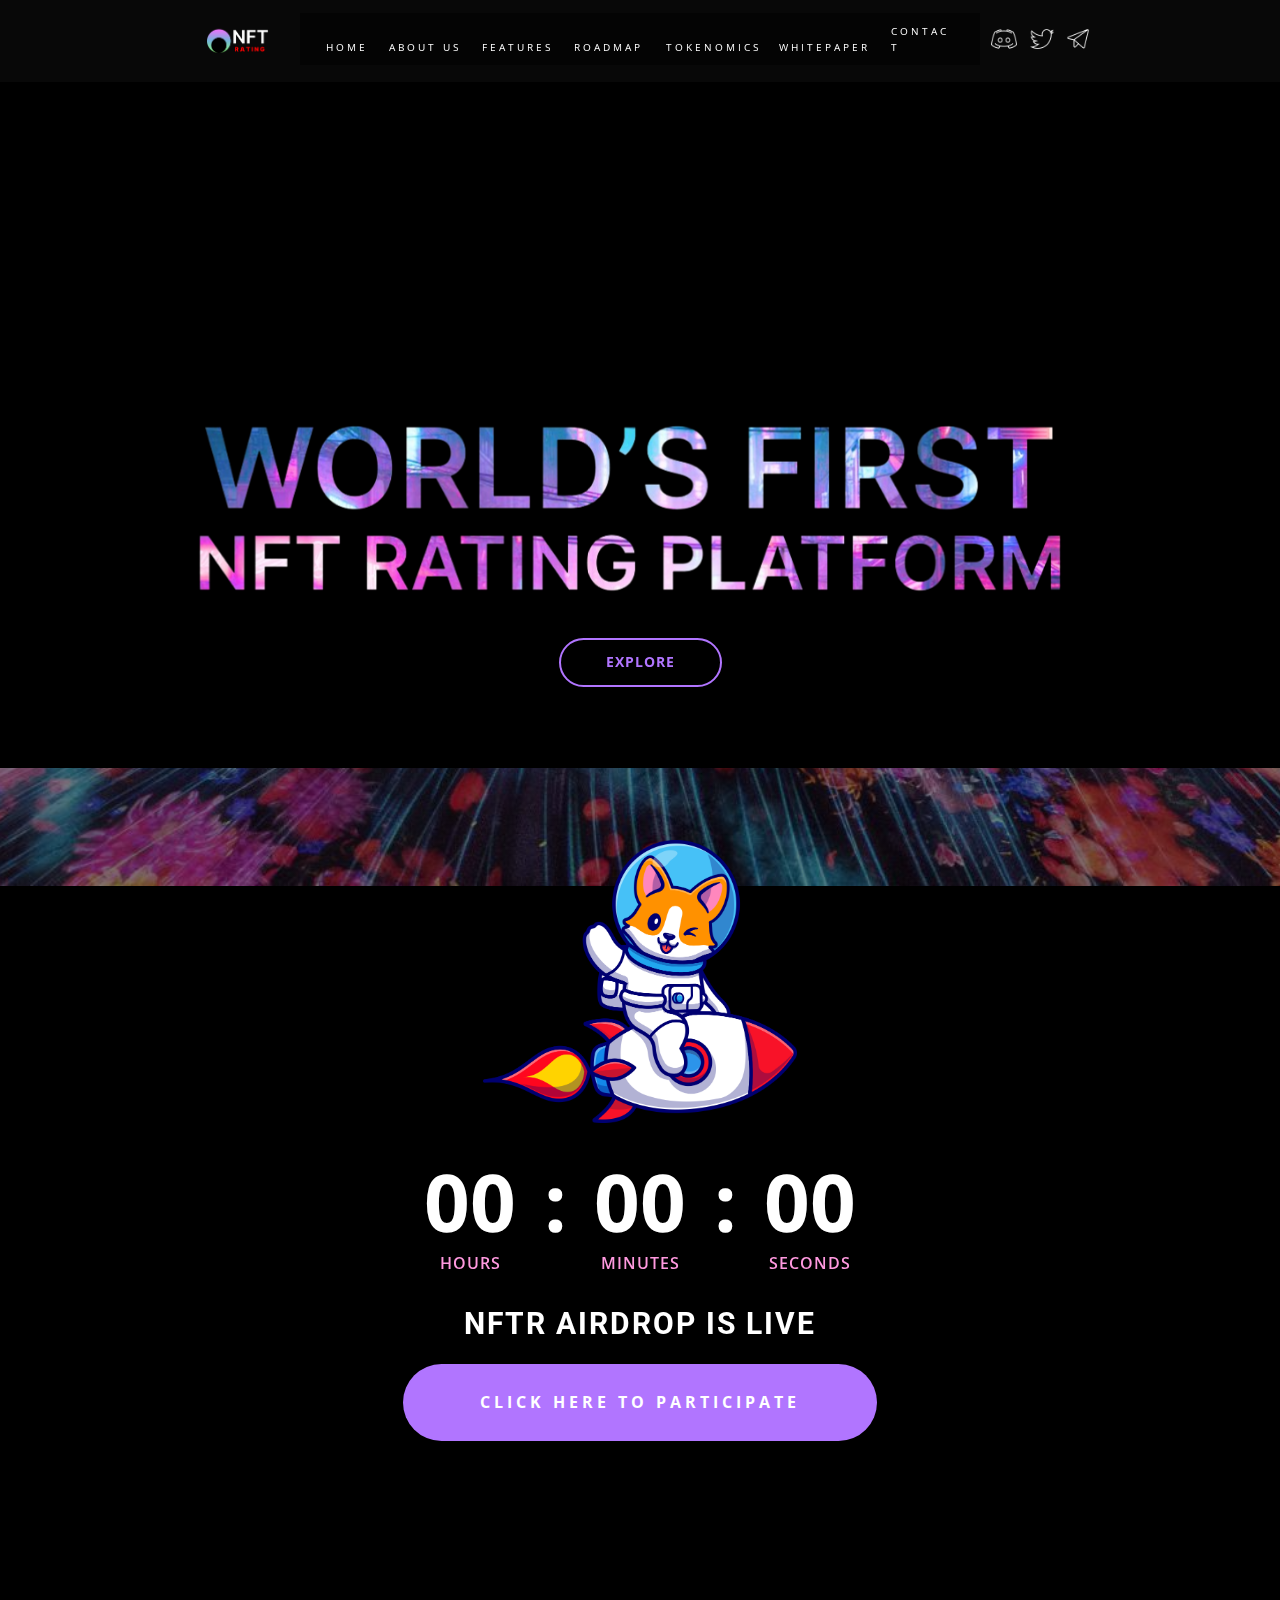
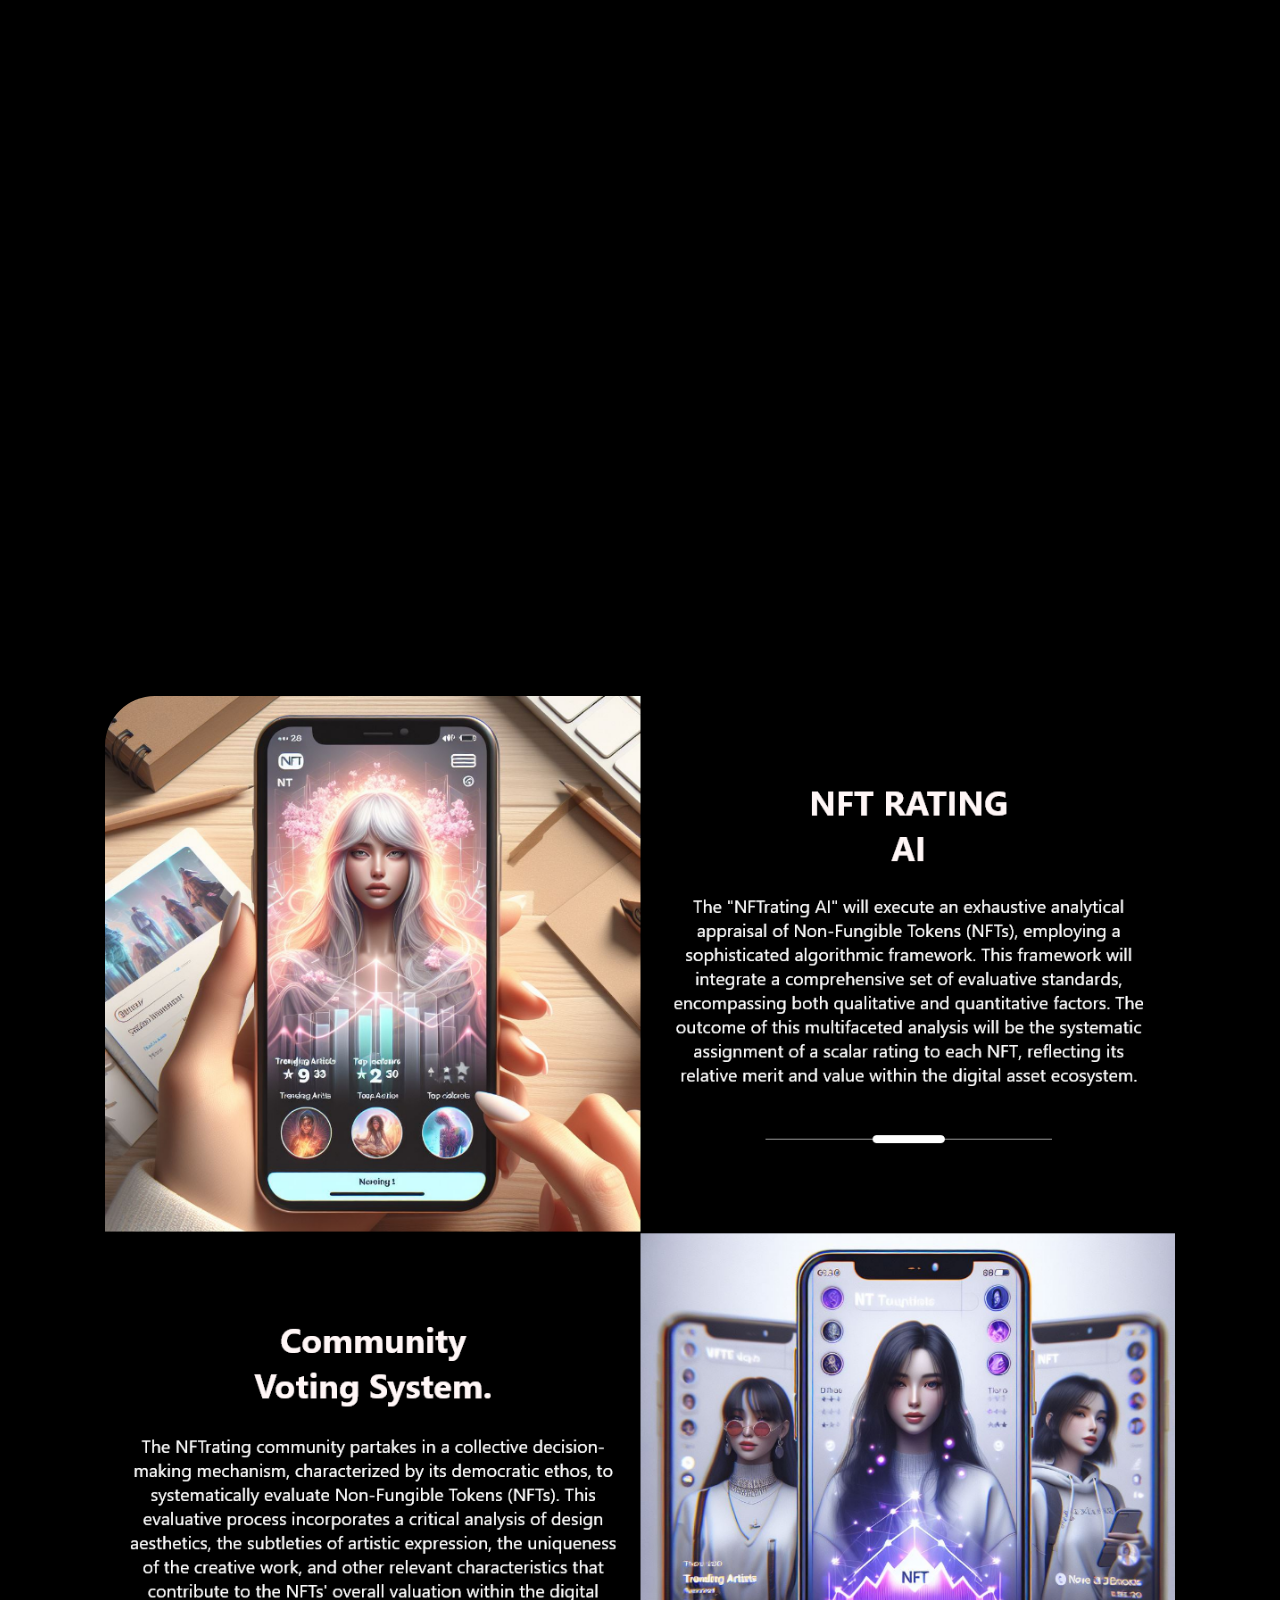
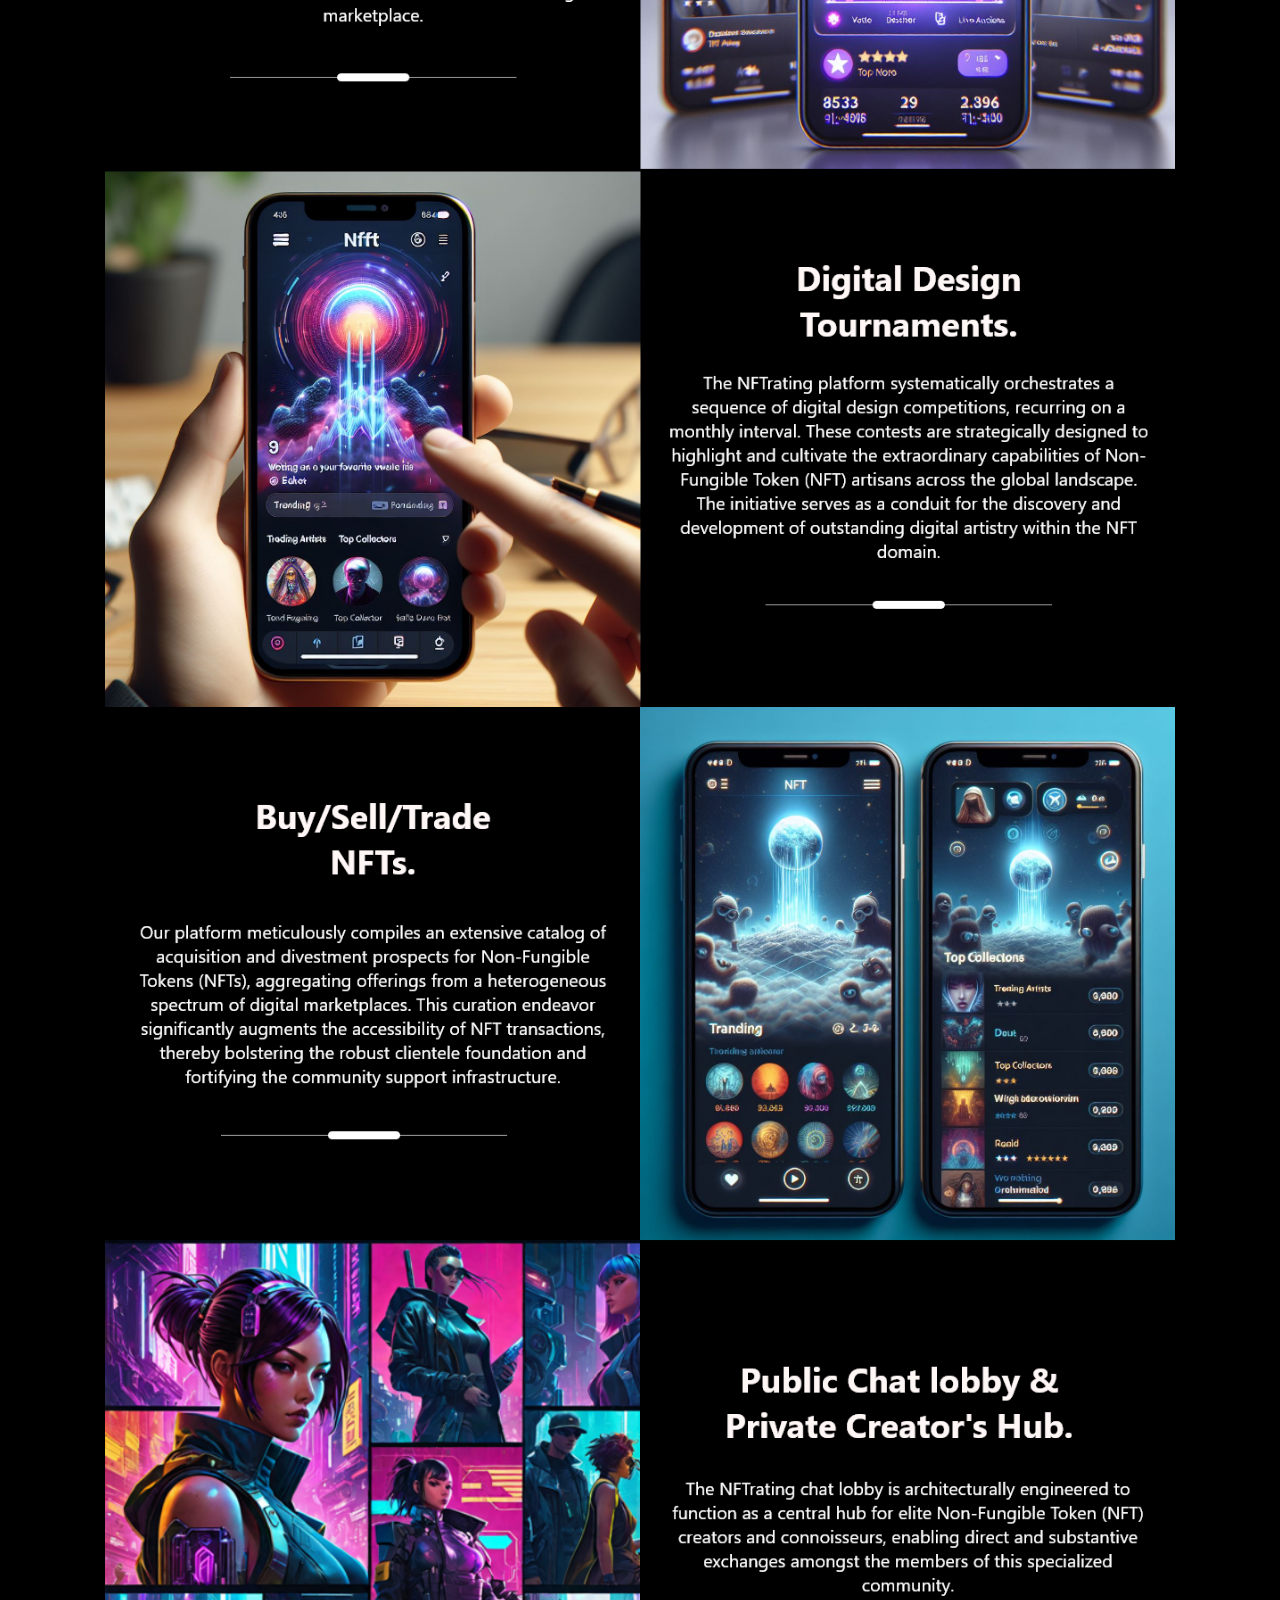
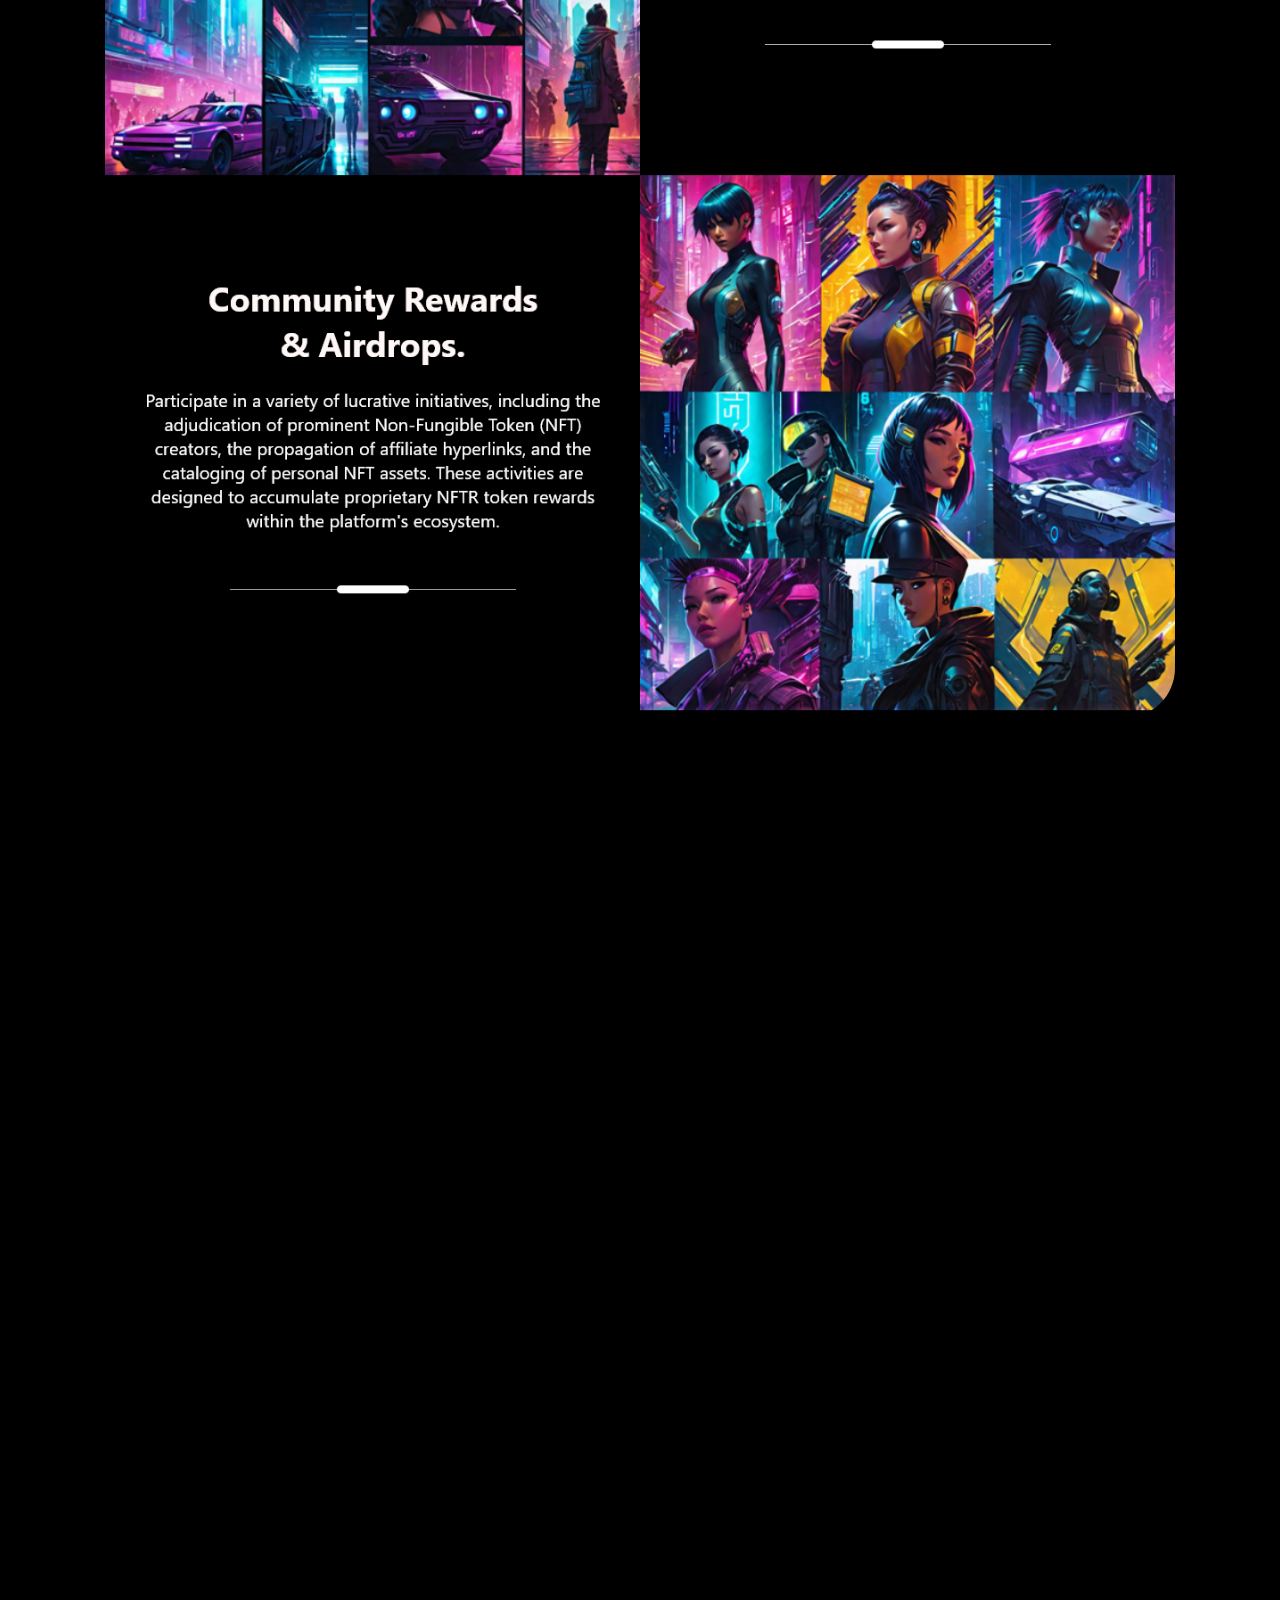
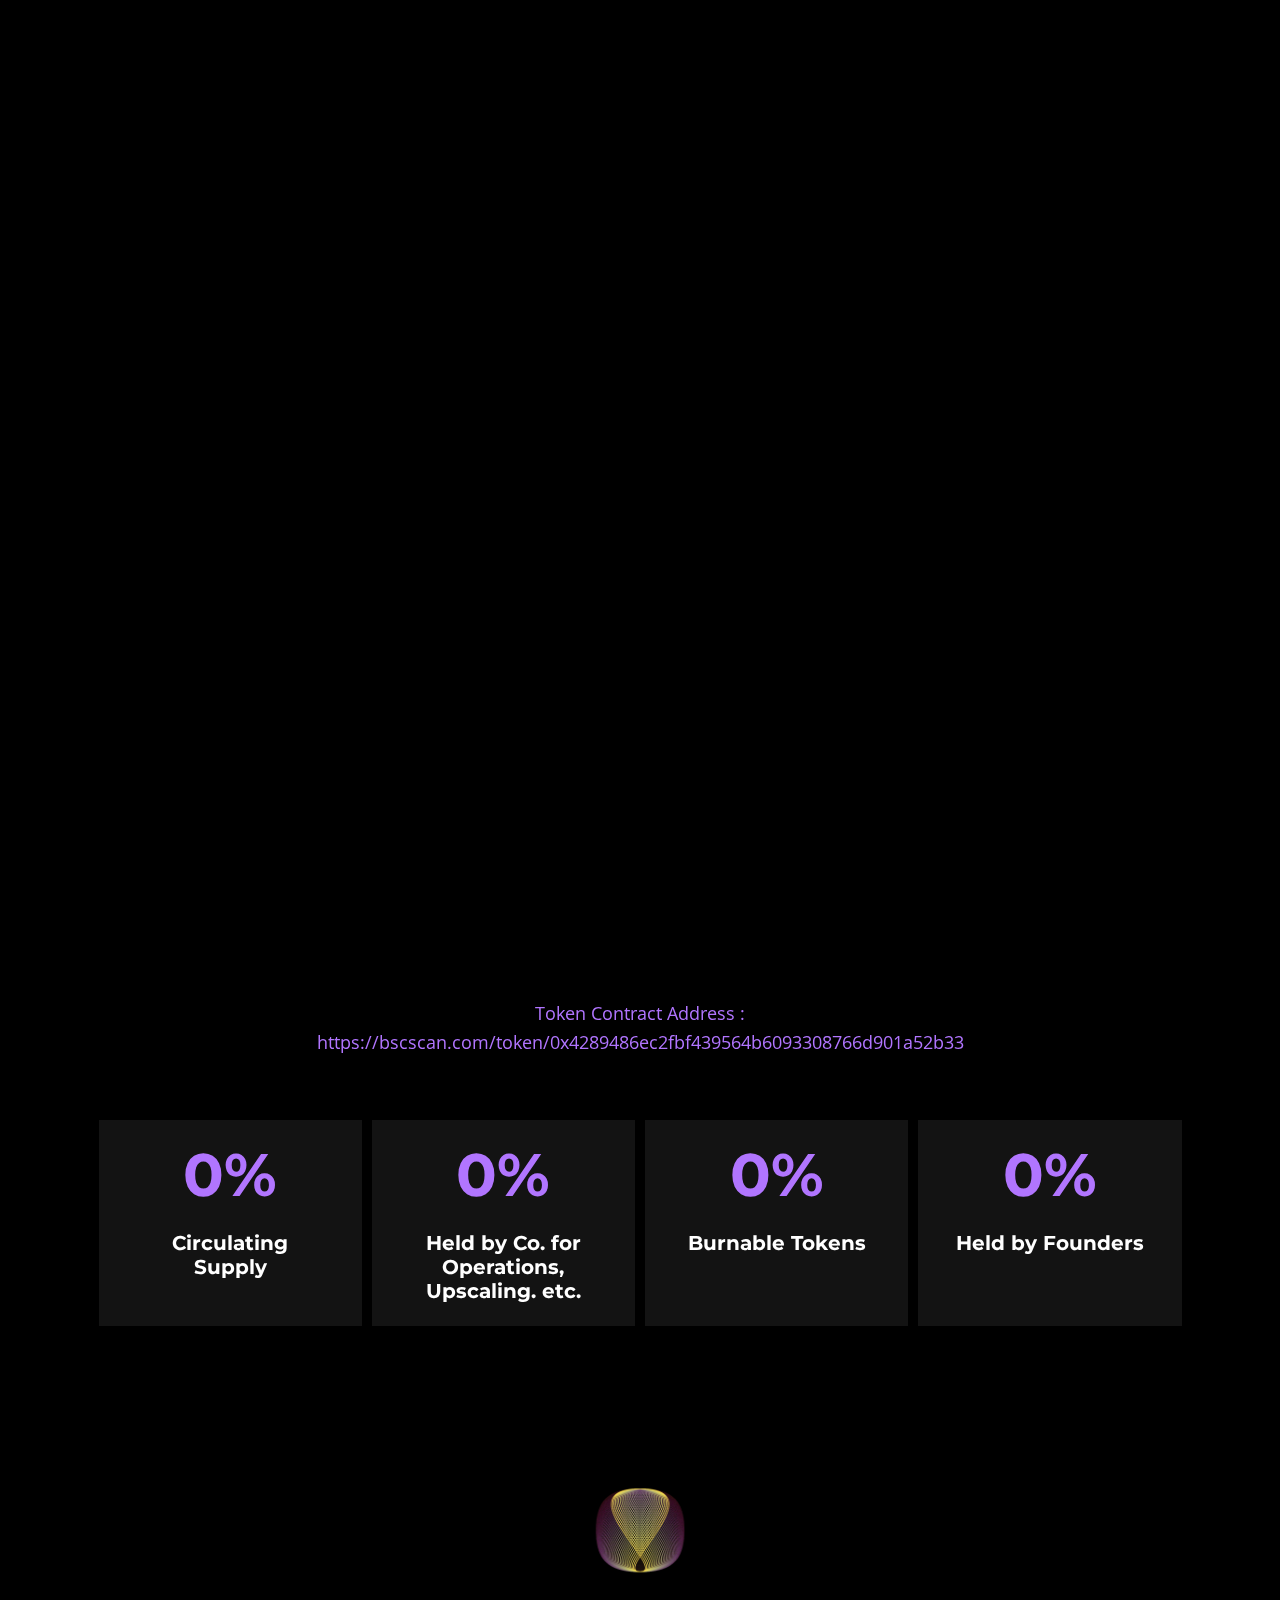
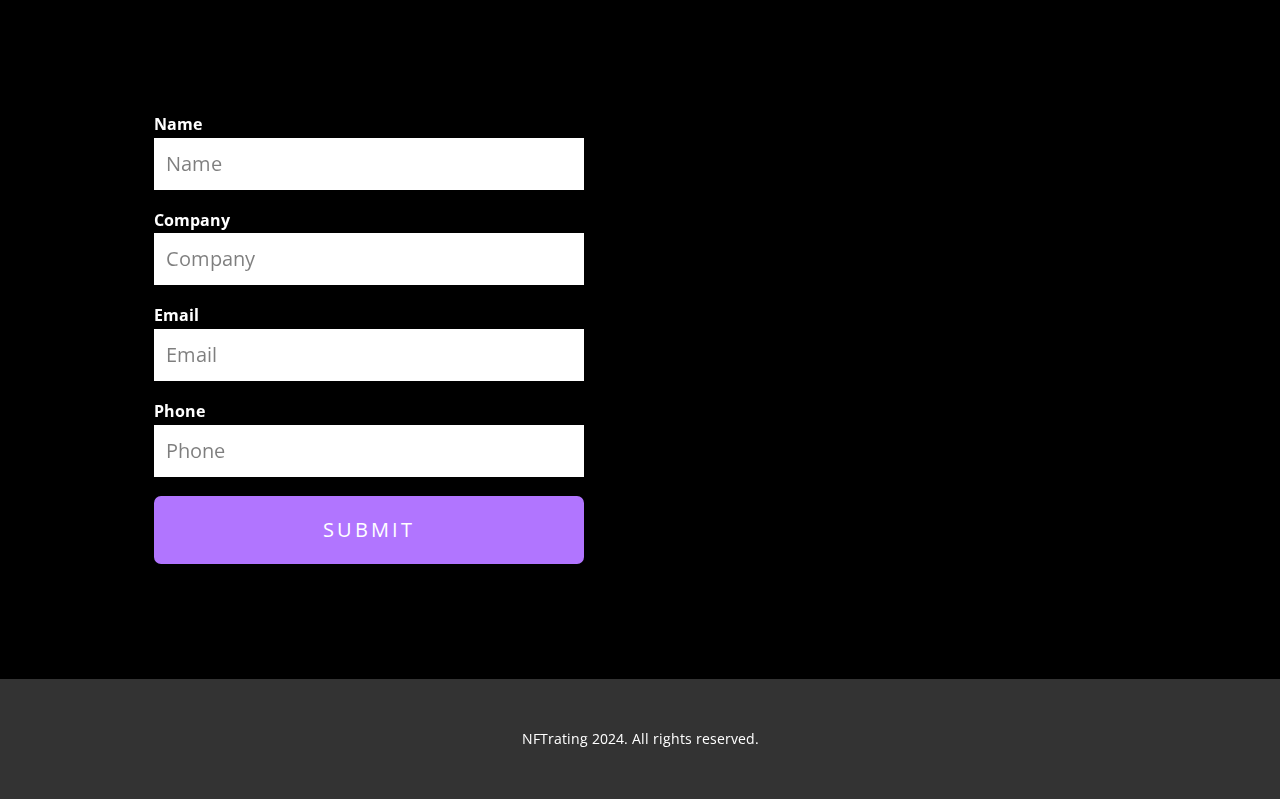
<file: index.html>
<!DOCTYPE html>
<html style="font-size: 16px;" lang="en"><head>
    <meta name="viewport" content="width=device-width, initial-scale=1.0">
    <meta charset="utf-8">
    <meta name="keywords" content="">
    <meta name="description" content="">
    <title>NFTR</title>
    <link rel="stylesheet" href="nicepage.css" media="screen">
<link rel="stylesheet" href="NFTR.css" media="screen">
    <script class="u-script" type="text/javascript" src="jquery.js" defer=""></script>
    <script class="u-script" type="text/javascript" src="nicepage.js" defer=""></script>
    <meta name="generator" content="Nicepage 6.8.9, nicepage.com">
    <meta name="referrer" content="origin">
    <link rel="icon" href="images/favicon.png">
    <link id="u-theme-google-font" rel="stylesheet" href="https://fonts.googleapis.com/css?family=Roboto:100,100i,300,300i,400,400i,500,500i,700,700i,900,900i|Open+Sans:300,300i,400,400i,500,500i,600,600i,700,700i,800,800i">
    <link id="u-page-google-font" rel="stylesheet" href="https://fonts.googleapis.com/css?family=Roboto:100,100i,300,300i,400,400i,500,500i,700,700i,900,900i|Montserrat:100,100i,200,200i,300,300i,400,400i,500,500i,600,600i,700,700i,800,800i,900,900i">
    
    
    
    
    
    
    
    
    
    
    
    
    
    
    
    
    
    <script type="application/ld+json">{
		"@context": "http://schema.org",
		"@type": "Organization",
		"name": "NFTRating"
}</script>
    <meta name="theme-color" content="#b175ff">
    <meta property="og:title" content="NFTR">
    <meta property="og:description" content="">
    <meta property="og:type" content="website">
  <meta data-intl-tel-input-cdn-path="intlTelInput/"></head>
  <body data-home-page="NFTR.html" data-home-page-title="NFTR" data-path-to-root="./" data-include-products="false" class="u-black u-body u-overlap u-overlap-contrast u-xl-mode" data-lang="en"><header class="u-clearfix u-custom-color-1 u-header u-sticky u-sticky-d543" id="sec-31dc" data-animation-name="" data-animation-duration="0" data-animation-delay="0" data-animation-direction=""><div class="u-clearfix u-sheet u-sheet-1">
        <nav class="u-align-left-lg u-align-left-md u-align-left-sm u-align-left-xl u-font-size-14 u-hidden-lg u-hidden-md u-hidden-sm u-hidden-xl u-menu u-menu-hamburger u-nav-spacing-25 u-offcanvas u-menu-1" data-responsive-from="XL">
          <div class="menu-collapse">
            <a class="u-button-style u-file-icon u-nav-link u-file-icon-1" href="#">
              <img src="images/9057174_menu_left_alt_icon.png" alt="">
            </a>
          </div>
          <div class="u-custom-menu u-nav-container">
            <ul class="u-nav u-unstyled u-nav-1"><li class="u-nav-item"><a class="u-button-style u-nav-link u-text-active-palette-1-base u-text-hover-palette-2-base" href="NFTR.html#sec-6348" style="padding: 10px 20px;">Home</a>
</li><li class="u-nav-item"><a class="u-button-style u-nav-link u-text-active-palette-1-base u-text-hover-palette-2-base" href="NFTR.html#sec-83f6" style="padding: 10px 20px;">About</a>
</li><li class="u-nav-item"><a class="u-button-style u-nav-link u-text-active-palette-1-base u-text-hover-palette-2-base" href="NFTR.html#sec-83bb" style="padding: 10px 20px;">Features</a>
</li><li class="u-nav-item"><a class="u-button-style u-nav-link u-text-active-palette-1-base u-text-hover-palette-2-base" href="NFTR.html#sec-204a" style="padding: 10px 20px;">Roadmap</a>
</li><li class="u-nav-item"><a class="u-button-style u-nav-link u-text-active-palette-1-base u-text-hover-palette-2-base" href="NFTR.html#sec-f439" style="padding: 10px 20px;">Tokenomics</a>
</li><li class="u-nav-item"><a class="u-button-style u-file-link u-nav-link u-text-active-palette-1-base u-text-hover-palette-2-base" href="files/NFTRATINGWHT-PAPER.pdf" style="padding: 10px 20px;">Whitepaper</a>
</li><li class="u-nav-item"><a class="u-button-style u-nav-link u-text-active-palette-1-base u-text-hover-palette-2-base" href="NFTR.html#carousel_c907" style="padding: 10px 20px;">Contact</a>
</li></ul>
          </div>
          <div class="u-custom-menu u-nav-container-collapse">
            <div class="u-align-center u-black u-border-1 u-border-grey-75 u-container-style u-inner-container-layout u-sidenav">
              <div class="u-inner-container-layout u-sidenav-overflow">
                <div class="u-menu-close"></div>
                <ul class="u-align-center u-nav u-popupmenu-items u-spacing-0 u-unstyled u-nav-2"><li class="u-nav-item"><a class="u-button-style u-nav-link" href="NFTR.html#sec-6348" style="padding-top: 22px; padding-bottom: 22px;">Home</a>
</li><li class="u-nav-item"><a class="u-button-style u-nav-link" href="NFTR.html#sec-83f6" style="padding-top: 22px; padding-bottom: 22px;">About</a>
</li><li class="u-nav-item"><a class="u-button-style u-nav-link" href="NFTR.html#sec-83bb" style="padding-top: 22px; padding-bottom: 22px;">Features</a>
</li><li class="u-nav-item"><a class="u-button-style u-nav-link" href="NFTR.html#sec-204a" style="padding-top: 22px; padding-bottom: 22px;">Roadmap</a>
</li><li class="u-nav-item"><a class="u-button-style u-nav-link" href="NFTR.html#sec-f439" style="padding-top: 22px; padding-bottom: 22px;">Tokenomics</a>
</li><li class="u-nav-item"><a class="u-button-style u-file-link u-nav-link" href="files/NFTRATINGWHT-PAPER.pdf" style="padding-top: 22px; padding-bottom: 22px;">Whitepaper</a>
</li><li class="u-nav-item"><a class="u-button-style u-nav-link" href="NFTR.html#carousel_c907" style="padding-top: 22px; padding-bottom: 22px;">Contact</a>
</li></ul>
              </div>
            </div>
            <div class="u-menu-overlay u-opacity u-opacity-0 u-palette-1-base"></div>
          </div>
        </nav>
        <img class="u-hidden-lg u-hidden-md u-hidden-sm u-hidden-xl u-image u-image-contain u-image-default u-image-1" src="images/NFTR1.png" alt="" data-image-width="2032" data-image-height="926">
        <div class="u-container-style u-custom-color-2 u-group u-hidden-xs u-radius u-shape-round u-group-1">
          <div class="u-container-layout">
            <img class="custom-expanded u-image u-image-contain u-image-default u-preserve-proportions u-image-2" src="images/5761437_discord_logo_icon.png" alt="" data-image-width="512" data-image-height="512" data-href="https://discord.gg/zCQsGRmq">
            <img class="custom-expanded u-image u-image-contain u-image-default u-preserve-proportions u-image-3" src="images/211919_social_twitter_icon.png" alt="" data-image-width="512" data-image-height="512" data-href="https://twitter.com/NFTratingX">
            <img class="custom-expanded u-image u-image-contain u-image-default u-preserve-proportions u-image-4" src="images/9027140_telegram_logo_thin_icon.png" alt="" data-image-width="512" data-image-height="512" data-href="https://telegram.me/nftratingofficial">
          </div>
        </div>
        <div class="u-container-style u-custom-color-2 u-group u-hidden-xs u-radius u-shape-round u-group-2">
          <div class="u-container-layout u-valign-middle-xl">
            <img class="u-file-link u-hidden-xs u-image u-image-contain u-image-default u-image-5" src="images/NFTR1.png" alt="" data-image-width="2032" data-image-height="926">
          </div>
        </div>
        <div class="u-black u-container-style u-group u-hidden-sm u-hidden-xs u-shape-rectangle u-group-3">
          <div class="u-container-layout u-valign-middle-xl u-container-layout-3">
            <p class="u-text u-text-1">
              <a class="u-btn u-button-link u-button-style u-text-active-palette-1-base u-text-hover-palette-1-base u-btn-1" href="NFTR.html#carousel_c907">C O N T A C T</a>
            </p>
            <p class="u-hidden-xs u-text u-text-2">
              <a class="u-btn u-button-link u-button-style u-file-link u-text-active-palette-1-base u-text-hover-palette-1-base u-btn-2" href="files/NFTRATINGWHT-PAPER.pdf">W H I T E P A P E R</a>
            </p>
            <p class="u-text u-text-3">
              <a class="u-btn u-button-link u-button-style u-text-active-palette-1-base u-text-hover-palette-1-base u-btn-3" href="NFTR.html#sec-dece">F E A T U R E S</a>
            </p>
            <p class="u-text u-text-4">
              <a class="u-btn u-button-link u-button-style u-text-active-palette-1-base u-text-hover-palette-1-base u-btn-4" href="NFTR.html#sec-9b18">A B O U T&nbsp; &nbsp;U S</a>
            </p>
            <p class="u-text u-text-5">
              <a class="u-btn u-button-link u-button-style u-text-active-palette-1-base u-text-hover-palette-1-base u-btn-5" href="NFTR.html#sec-204a">R O A D M A P</a>
            </p>
            <p class="u-text u-text-6">
              <a class="u-btn u-button-link u-button-style u-text-active-palette-1-base u-text-hover-palette-1-base u-btn-6" href="NFTR.html#sec-6348">H O M E</a>
            </p>
            <p class="u-text u-text-7">
              <a class="u-btn u-button-link u-button-style u-text-active-palette-1-base u-text-hover-palette-1-base u-btn-7" href="NFTR.html#sec-f439">T O K E N O M I C S</a>
            </p>
          </div>
        </div>
      </div></header>
    <section class="u-clearfix u-shading u-video u-section-1" id="sec-6348">
      <div class="u-background-video u-expanded" style="">
        <div class="embed-responsive embed-responsive-1">
          <iframe style="position: absolute;top: 0;left: 0;width: 100%;height: 100%;" class="embed-responsive-item" src="https://www.youtube.com/embed/W5KJsQMKbwM?playlist=W5KJsQMKbwM&amp;loop=1&amp;mute=1&amp;showinfo=0&amp;controls=0&amp;start=0&amp;autoplay=1" data-autoplay="1" frameborder="0" allowfullscreen=""></iframe>
        </div>
        <div class="u-video-shading" style="background-image: linear-gradient(0deg, rgba(0,0,0,0.4), rgba(0,0,0,0.4));"></div>
      </div>
      <img class="u-expanded-width u-image u-image-default u-image-1" src="images/Component21.png" alt="" data-image-width="2387" data-image-height="656">
      <img class="u-image u-image-contain u-image-default u-preserve-proportions u-image-2" src="images/Screenshot_2024-03-30_023402-removebg-preview.png" alt="" data-image-width="1136" data-image-height="219" data-animation-name="customAnimationIn" data-animation-duration="1000" data-animation-delay="0">
      <a href="NFTR.html#sec-9b18" class="u-border-2 u-border-hover-palette-1-base u-border-palette-1-base u-btn u-btn-round u-button-style u-hidden-xs u-hover-palette-1-base u-none u-radius u-btn-1" data-animation-name="customAnimationIn" data-animation-duration="1000" data-animation-delay="0">EXPLORE</a>
    </section>
    <section class="u-align-center u-clearfix u-image u-parallax u-shading u-section-2" id="carousel_e958" data-image-width="1200" data-image-height="695">
      <div class="u-clearfix u-sheet u-sheet-1">
        <img class="u-expanded-width-xs u-image u-image-contain u-image-round u-radius u-image-1" src="images/35-min.png" alt="" data-image-width="900" data-image-height="809">
        <div class="u-align-center-xs u-countdown u-hidden-xs u-countdown-1" data-target-date="Wed, 29 May 2024 20:46:09 GMT" data-for="everyone" data-time-left="750d" data-timer-id="0938" data-target-number="100" data-direction="down" data-start-time="Wed, 22 Dec 2021 13:26:27 GMT" data-frequency="10s" data-after-count="none" data-redirect-url="https://" data-count-animation="slide">
          <div class="u-countdown-wrapper u-spacing-15">
            <div class="u-countdown-item u-countdown-years u-hidden u-spacing-10 u-countdown-item-1">
              <div class="u-countdown-counter u-spacing-0 u-countdown-counter-1"><div class="u-countdown-number u-text-white">0</div><div class="u-countdown-number u-hidden u-text-white">2</div></div>
              <div class="u-countdown-label u-text-palette-2-light-2 u-countdown-label-1">Years</div>
            </div>
            <div class="u-countdown-separator u-hidden u-text-white u-countdown-separator-1">:</div>
            <div class="u-countdown-days u-countdown-item u-spacing-10 u-countdown-item-2">
              <div class="u-countdown-counter u-spacing-0 u-countdown-counter-2"><div class="u-countdown-number u-text-white">2</div><div class="u-countdown-number u-text-white">9</div><div class="u-countdown-number u-hidden u-text-white">0</div></div>
              <div class="u-countdown-label u-text-palette-2-light-2 u-countdown-label-2">Days</div>
            </div>
            <div class="u-countdown-separator u-text-white u-countdown-separator-2">:</div>
            <div class="u-countdown-hours u-countdown-item u-spacing-10 u-countdown-item-3">
              <div class="u-countdown-counter u-spacing-0 u-countdown-counter-3"><div class="u-countdown-number u-text-white">1</div><div class="u-countdown-number u-text-white">2</div></div>
              <div class="u-countdown-label u-text-palette-2-light-2 u-countdown-label-3">Hours</div>
            </div>
            <div class="u-countdown-separator u-text-white u-countdown-separator-3">:</div>
            <div class="u-countdown-item u-countdown-minutes u-spacing-10 u-countdown-item-4">
              <div class="u-countdown-counter u-spacing-0 u-countdown-counter-4"><div class="u-countdown-number u-text-white">2</div><div class="u-countdown-number u-text-white">9</div></div>
              <div class="u-countdown-label u-text-palette-2-light-2 u-countdown-label-4">Minutes</div>
            </div>
            <div class="u-countdown-separator u-text-white u-countdown-separator-4">:</div>
            <div class="u-countdown-item u-countdown-seconds u-spacing-10 u-countdown-item-5">
              <div class="u-countdown-counter u-spacing-0 u-countdown-counter-5"><div class="u-countdown-number u-text-white">5</div><div class="u-countdown-number u-text-white">1</div></div>
              <div class="u-countdown-label u-text-palette-2-light-2 u-countdown-label-5">Seconds</div>
            </div>
            <div class="u-countdown-separator u-hidden u-text-white u-countdown-separator-5">:</div>
            <div class="u-countdown-item u-countdown-numbers u-hidden u-spacing-10 u-countdown-item-6">
              <div class="u-countdown-counter u-spacing-0 u-countdown-counter-6"><div class="u-countdown-number u-text-white">0</div><div class="u-countdown-number u-text-white">0</div><div class="u-countdown-number u-text-white">1</div><div class="u-countdown-number u-text-white">0</div><div class="u-countdown-number u-text-white">0</div></div>
              <div class="u-countdown-label u-text-palette-2-light-2 u-countdown-label-6">Items</div>
            </div>
          </div>
          <div class="u-countdown-message u-hidden">
            <p>Sorry, the time is up.</p>
          </div>
        </div>
        <p class="u-custom-font u-font-roboto u-text u-text-body-alt-color u-text-default u-text-1">NFTR AIRDROP IS LIVE</p>
        <a href="NFTR-Airdrop.html" class="u-active-palette-2-light-2 u-border-none u-btn u-btn-round u-button-style u-hover-palette-1-light-2 u-palette-1-base u-radius-50 u-text-active-white u-text-body-alt-color u-text-hover-white u-btn-1">CLICK HERE TO PARTICIPATE </a>
        <div class="u-align-center-xs u-countdown u-hidden-lg u-hidden-md u-hidden-sm u-hidden-xl u-countdown-2" data-target-date="Wed, 29 May 2024 20:46:09 GMT" data-for="everyone" data-time-left="750d" data-timer-id="738a" data-target-number="100" data-direction="down" data-start-time="Wed, 22 Dec 2021 13:26:27 GMT" data-frequency="10s" data-after-count="none" data-redirect-url="https://" data-count-animation="slide">
          <div class="u-countdown-wrapper u-spacing-15">
            <div class="u-countdown-item u-countdown-years u-hidden u-spacing-10 u-countdown-item-7">
              <div class="u-countdown-counter u-spacing-0 u-countdown-counter-7"><div class="u-countdown-number u-text-white">0</div><div class="u-countdown-number u-hidden u-text-white">2</div></div>
              <div class="u-countdown-label u-text-palette-2-light-2 u-countdown-label-7">Years</div>
            </div>
            <div class="u-countdown-separator u-hidden u-text-white u-countdown-separator-6">:</div>
            <div class="u-countdown-days u-countdown-item u-spacing-10 u-countdown-item-8">
              <div class="u-countdown-counter u-spacing-0 u-countdown-counter-8"><div class="u-countdown-number u-text-white">2</div><div class="u-countdown-number u-text-white">9</div><div class="u-countdown-number u-hidden u-text-white">0</div></div>
              <div class="u-countdown-label u-text-palette-2-light-2 u-countdown-label-8">Days</div>
            </div>
            <div class="u-countdown-separator u-text-white u-countdown-separator-7">:</div>
            <div class="u-countdown-hours u-countdown-item u-spacing-10 u-countdown-item-9">
              <div class="u-countdown-counter u-spacing-0 u-countdown-counter-9"><div class="u-countdown-number u-text-white">1</div><div class="u-countdown-number u-text-white">2</div></div>
              <div class="u-countdown-label u-text-palette-2-light-2 u-countdown-label-9">Hours</div>
            </div>
            <div class="u-countdown-separator u-text-white u-countdown-separator-8">:</div>
            <div class="u-countdown-item u-countdown-minutes u-spacing-10 u-countdown-item-10">
              <div class="u-countdown-counter u-spacing-0 u-countdown-counter-10"><div class="u-countdown-number u-text-white">2</div><div class="u-countdown-number u-text-white">9</div></div>
              <div class="u-countdown-label u-text-palette-2-light-2 u-countdown-label-10">Minutes</div>
            </div>
            <div class="u-countdown-separator u-hidden u-text-white u-countdown-separator-9">:</div>
            <div class="u-countdown-item u-countdown-seconds u-hidden u-spacing-10 u-countdown-item-11">
              <div class="u-countdown-counter u-spacing-0 u-countdown-counter-11"><div class="u-countdown-number u-text-white">5</div><div class="u-countdown-number u-text-white">1</div></div>
              <div class="u-countdown-label u-text-palette-2-light-2 u-countdown-label-11">Seconds</div>
            </div>
            <div class="u-countdown-separator u-hidden u-text-white u-countdown-separator-10">:</div>
            <div class="u-countdown-item u-countdown-numbers u-hidden u-spacing-10 u-countdown-item-12">
              <div class="u-countdown-counter u-spacing-0 u-countdown-counter-12"><div class="u-countdown-number u-text-white">0</div><div class="u-countdown-number u-text-white">0</div><div class="u-countdown-number u-text-white">1</div><div class="u-countdown-number u-text-white">0</div><div class="u-countdown-number u-text-white">0</div></div>
              <div class="u-countdown-label u-text-palette-2-light-2 u-countdown-label-12">Items</div>
            </div>
          </div>
          <div class="u-countdown-message u-hidden">
            <p>Sorry, the time is up.</p>
          </div>
        </div>
      </div>
    </section>
    <section class="skrollable u-clearfix u-hidden-xs u-image u-parallax u-section-3" id="sec-9b18" data-image-width="1024" data-image-height="1024">
      <img class="u-expanded-width u-hidden-xs u-image u-image-default u-image-1" src="images/Component212.png" alt="" data-image-width="3840" data-image-height="1346" data-animation-name="customAnimationIn" data-animation-duration="1000" data-animation-delay="0">
    </section>
    <section class="skrollable u-clearfix u-hidden-xs u-image u-parallax u-shading u-section-4" id="sec-dece" data-image-width="2688" data-image-height="1536">
      <div class="u-clearfix u-sheet u-sheet-1">
        <p class="u-align-center-sm u-align-center-xs u-align-left-lg u-align-left-md u-align-left-xl u-text u-text-default u-text-1" data-animation-name="customAnimationIn" data-animation-duration="1000" data-animation-delay="0">Features </p>
        <img class="u-expanded-width-lg u-expanded-width-md u-expanded-width-sm u-expanded-width-xs u-image u-image-round u-radius u-image-1" src="images/Component915.png" alt="" data-image-width="1200" data-image-height="1805">
        <img class="u-expanded-width-lg u-expanded-width-md u-expanded-width-sm u-expanded-width-xs u-image u-image-round u-radius u-image-2" src="images/Component81.png" alt="" data-image-width="1200" data-image-height="1811">
      </div>
    </section>
    <section class="u-clearfix u-gradient u-hidden-lg u-hidden-md u-hidden-sm u-hidden-xl u-section-5" id="sec-83f6">
      <div class="u-clearfix u-sheet u-sheet-1">
        <img class="u-hidden-lg u-hidden-md u-hidden-sm u-hidden-xl u-image u-image-default u-preserve-proportions u-image-1" src="images/createNFTRATI92799b47-4e45-423d-b6de-41396dacac98.png" alt="" data-image-width="1024" data-image-height="1024" data-animation-name="rubberBand" data-animation-duration="1000" data-animation-delay="0" data-animation-direction="">
        <p class="u-hidden-lg u-hidden-md u-hidden-sm u-hidden-xl u-text u-text-default-xs u-text-1" data-animation-name="customAnimationIn" data-animation-duration="1000" data-animation-delay="0">About.</p>
        <p class="u-align-left-xs u-hidden-lg u-hidden-md u-hidden-sm u-hidden-xl u-text u-text-2" data-animation-name="customAnimationIn" data-animation-duration="1000" data-animation-delay="0"> The NFT rating platform offers a comprehensive repository of NFTs for user perusal and voting, with a parallel voting mechanism in place for a panel of professional artists.&nbsp;</p>
        <p class="u-align-left-xs u-hidden-lg u-hidden-md u-hidden-sm u-hidden-xl u-text u-text-3" data-animation-name="customAnimationIn" data-animation-duration="1000" data-animation-delay="500"> The aggregate scores from both users and professionals are averaged to determine the final rankings, culminating in the publication of the top 50 NFTs.&nbsp;</p>
        <p class="u-align-left-xs u-hidden-lg u-hidden-md u-hidden-sm u-hidden-xl u-text u-text-4" data-animation-name="customAnimationIn" data-animation-duration="1000" data-animation-delay="1000"> This platform is replete with a plethora of sophisticated features designed to rejuvenate and innovate the NFT landscape, fostering connections between creators and the appropriate audience, thereby augmenting their sales. Concurrently, it assists users in acquiring authentic, rated, and ranked NFTs.&nbsp; &nbsp; &nbsp; &nbsp; &nbsp;</p>
      </div>
    </section>
    <section class="u-clearfix u-hidden-lg u-hidden-md u-hidden-sm u-hidden-xl u-palette-1-base u-section-6" id="sec-83bb">
      <div class="u-clearfix u-sheet u-valign-middle-xs u-sheet-1">
        <img class="u-image u-image-default u-image-1" src="images/create-image-of-NFT-mobile-app1.jpg" alt="" data-image-width="2688" data-image-height="1536">
        <p class="u-hidden-lg u-hidden-md u-hidden-sm u-hidden-xl u-text u-text-default-xs u-text-1" data-animation-name="customAnimationIn" data-animation-duration="1000" data-animation-delay="0">Features.</p>
        <img class="u-expanded-width-xs u-hidden-lg u-hidden-md u-hidden-sm u-hidden-xl u-image u-image-round u-preserve-proportions u-radius u-image-2" src="images/_ff795ff8-c223-4ba2-baff-d54be9efb6c8.jpeg" alt="" data-image-width="1024" data-image-height="1024" data-animation-name="customAnimationIn" data-animation-duration="1000" data-animation-delay="0">
        <div class="u-align-center-xs u-container-style u-expanded-width-xs u-gradient u-group u-hidden-lg u-hidden-md u-hidden-sm u-hidden-xl u-shape-rectangle u-group-1">
          <div class="u-container-layout u-container-layout-1">
            <h6 class="u-hidden-lg u-hidden-md u-hidden-sm u-hidden-xl u-text u-text-2" data-animation-name="customAnimationIn" data-animation-duration="1000" data-animation-delay="1000">NFT RATING AI</h6>
            <p class="u-hidden-lg u-hidden-md u-hidden-sm u-hidden-xl u-text u-text-3" data-animation-name="customAnimationIn" data-animation-duration="1000" data-animation-delay="2000"> The "NFTrating AI" will execute an exhaustive analytical appraisal of Non-Fungible Tokens (NFTs), employing a sophisticated algorithmic framework. This framework will integrate a comprehensive set of evaluative standards, encompassing both qualitative and quantitative factors. The outcome of this multifaceted analysis will be the systematic assignment of a scalar rating to each NFT, reflecting its relative merit and value within the digital asset ecosystem.&nbsp;</p>
          </div>
        </div>
      </div>
    </section>
    <section class="u-clearfix u-hidden-lg u-hidden-md u-hidden-sm u-hidden-xl u-palette-1-base u-section-7" id="carousel_e5ab">
      <div class="u-clearfix u-sheet u-sheet-1">
        <img class="u-expanded-width-xs u-hidden-lg u-hidden-md u-hidden-sm u-hidden-xl u-image u-image-round u-preserve-proportions u-radius u-image-1" src="images/_fcf26088-db52-49be-abe4-0b492f590140.jpeg" alt="" data-image-width="1024" data-image-height="1024" data-animation-name="customAnimationIn" data-animation-duration="1000" data-animation-delay="0">
        <div class="u-align-center-xs u-container-style u-expanded-width-xs u-gradient u-group u-hidden-lg u-hidden-md u-hidden-sm u-hidden-xl u-shape-rectangle u-group-1">
          <div class="u-container-layout u-container-layout-1">
            <h6 class="u-hidden-lg u-hidden-md u-hidden-sm u-hidden-xl u-text u-text-1" data-animation-name="customAnimationIn" data-animation-duration="1000" data-animation-delay="1000"> Community <br>Voting System.
            </h6>
            <p class="u-hidden-lg u-hidden-md u-hidden-sm u-hidden-xl u-text u-text-2" data-animation-name="customAnimationIn" data-animation-duration="1000" data-animation-delay="2000"> The NFTrating community partakes in a collective decision-making mechanism, characterized by its democratic ethos, to systematically evaluate Non-Fungible Tokens (NFTs). This evaluative process incorporates a critical analysis of design aesthetics, the subtleties of artistic expression, the uniqueness of the creative work, and other relevant characteristics that contribute to the NFTs' overall valuation within the digital marketplace.</p>
          </div>
        </div>
      </div>
    </section>
    <section class="u-clearfix u-hidden-lg u-hidden-md u-hidden-sm u-hidden-xl u-palette-1-base u-section-8" id="carousel_6214">
      <div class="u-clearfix u-sheet u-sheet-1">
        <img class="u-expanded-width-xs u-hidden-lg u-hidden-md u-hidden-sm u-hidden-xl u-image u-image-round u-preserve-proportions u-radius u-image-1" src="images/_4ece6c1e-af14-43ea-a4c6-ce266ff916d5.jpeg" alt="" data-image-width="1024" data-image-height="1024" data-animation-name="customAnimationIn" data-animation-duration="1000" data-animation-delay="0">
        <div class="u-align-center-xs u-container-style u-expanded-width-xs u-gradient u-group u-hidden-lg u-hidden-md u-hidden-sm u-hidden-xl u-shape-rectangle u-group-1">
          <div class="u-container-layout u-container-layout-1">
            <h6 class="u-hidden-lg u-hidden-md u-hidden-sm u-hidden-xl u-text u-text-1" data-animation-name="customAnimationIn" data-animation-duration="1000" data-animation-delay="1000"> Digital Design <br>Tournaments.
            </h6>
            <p class="u-hidden-lg u-hidden-md u-hidden-sm u-hidden-xl u-text u-text-2" data-animation-name="customAnimationIn" data-animation-duration="1000" data-animation-delay="2000"> The NFTrating platform systematically orchestrates a sequence of digital design competitions, recurring on a monthly interval. These contests are strategically designed to highlight and cultivate the extraordinary capabilities of Non-Fungible Token (NFT) artisans across the global landscape. The initiative serves as a conduit for the discovery and development of outstanding digital artistry within the NFT domain.</p>
          </div>
        </div>
      </div>
    </section>
    <section class="u-clearfix u-hidden-lg u-hidden-md u-hidden-sm u-hidden-xl u-palette-1-base u-section-9" id="carousel_635a">
      <div class="u-clearfix u-sheet u-sheet-1">
        <img class="u-expanded-width-xs u-hidden-lg u-hidden-md u-hidden-sm u-hidden-xl u-image u-image-round u-preserve-proportions u-radius u-image-1" src="images/_5b55e9eb-cf3d-44c4-b759-f9b6b801aa71.jpeg" alt="" data-image-width="1024" data-image-height="1024" data-animation-name="customAnimationIn" data-animation-duration="1000" data-animation-delay="0">
        <div class="u-align-center-xs u-container-style u-expanded-width-xs u-gradient u-group u-hidden-lg u-hidden-md u-hidden-sm u-hidden-xl u-shape-rectangle u-group-1">
          <div class="u-container-layout u-container-layout-1">
            <h6 class="u-hidden-lg u-hidden-md u-hidden-sm u-hidden-xl u-text u-text-1" data-animation-name="customAnimationIn" data-animation-duration="1000" data-animation-delay="1000"> Buy/Sell/Trade <br>NFTs.
            </h6>
            <p class="u-hidden-lg u-hidden-md u-hidden-sm u-hidden-xl u-text u-text-2" data-animation-name="customAnimationIn" data-animation-duration="1000" data-animation-delay="2000"> Our platform meticulously compiles an extensive catalog of acquisition and divestment prospects for Non-Fungible Tokens (NFTs), aggregating offerings from a heterogeneous spectrum of digital marketplaces. This curation endeavor significantly augments the accessibility of NFT transactions, thereby bolstering the robust clientele foundation and fortifying the community support infrastructure.</p>
          </div>
        </div>
      </div>
    </section>
    <section class="u-clearfix u-hidden-lg u-hidden-md u-hidden-sm u-hidden-xl u-palette-1-base u-section-10" id="carousel_e75d">
      <div class="u-clearfix u-sheet u-sheet-1">
        <img class="u-expanded-width-xs u-hidden-lg u-hidden-md u-hidden-sm u-hidden-xl u-image u-image-round u-preserve-proportions u-radius u-image-1" src="images/8-AgG0h5Q7MsjIdTv.png" alt="" data-image-width="512" data-image-height="512" data-animation-name="customAnimationIn" data-animation-duration="1000" data-animation-delay="0">
        <div class="u-align-center-xs u-container-style u-expanded-width-xs u-gradient u-group u-hidden-lg u-hidden-md u-hidden-sm u-hidden-xl u-shape-rectangle u-group-1">
          <div class="u-container-layout u-container-layout-1">
            <h6 class="u-hidden-lg u-hidden-md u-hidden-sm u-hidden-xl u-text u-text-1" data-animation-name="customAnimationIn" data-animation-duration="1000" data-animation-delay="1000"> Public Chat lobby &amp; <br>Private Creator's Hub.
            </h6>
            <p class="u-hidden-lg u-hidden-md u-hidden-sm u-hidden-xl u-text u-text-2" data-animation-name="customAnimationIn" data-animation-duration="1000" data-animation-delay="2000"> The NFTrating chat lobby is architecturally engineered to function as a central hub for elite Non-Fungible Token (NFT) creators and connoisseurs, enabling direct and substantive exchanges amongst the members of this specialized community.</p>
          </div>
        </div>
      </div>
    </section>
    <section class="u-clearfix u-hidden-lg u-hidden-md u-hidden-sm u-hidden-xl u-palette-1-base u-section-11" id="carousel_c7c2">
      <div class="u-clearfix u-sheet u-sheet-1">
        <img class="u-expanded-width-xs u-hidden-lg u-hidden-md u-hidden-sm u-hidden-xl u-image u-image-round u-preserve-proportions u-radius u-image-1" src="images/8-WpA6axkkKtetFOL.png" alt="" data-image-width="512" data-image-height="512" data-animation-name="customAnimationIn" data-animation-duration="1000" data-animation-delay="0">
        <div class="u-align-center-xs u-container-style u-expanded-width-xs u-gradient u-group u-hidden-lg u-hidden-md u-hidden-sm u-hidden-xl u-shape-rectangle u-group-1">
          <div class="u-container-layout u-container-layout-1">
            <h6 class="u-hidden-lg u-hidden-md u-hidden-sm u-hidden-xl u-text u-text-1" data-animation-name="customAnimationIn" data-animation-duration="1000" data-animation-delay="1000"> Community Rewards <br>&amp; Airdrops.
            </h6>
            <p class="u-hidden-lg u-hidden-md u-hidden-sm u-hidden-xl u-text u-text-2" data-animation-name="customAnimationIn" data-animation-duration="1000" data-animation-delay="2000"> Participate in a variety of lucrative initiatives, including the adjudication of prominent Non-Fungible Token (NFT) creators, the propagation of affiliate hyperlinks, and the cataloging of personal NFT assets. These activities are designed to accumulate proprietary NFTR token rewards within the platform's ecosystem.</p>
          </div>
        </div>
      </div>
    </section>
    <section class="skrollable u-clearfix u-image u-parallax u-shading u-section-12" id="sec-204a" data-image-width="1600" data-image-height="897">
      <div class="u-clearfix u-sheet u-sheet-1">
        <img class="u-hidden-lg u-hidden-md u-hidden-sm u-hidden-xl u-image u-image-default u-image-1" src="images/0x0.jpg" alt="" data-image-width="1600" data-image-height="897">
        <p class="u-align-center-xs u-align-left-lg u-align-left-md u-align-left-sm u-align-left-xl u-text u-text-default-lg u-text-default-md u-text-default-sm u-text-default-xl u-text-1" data-animation-name="customAnimationIn" data-animation-duration="1000" data-animation-delay="0">Roadmap</p>
        <p class="u-align-center-xs u-text u-text-2" data-animation-name="customAnimationIn" data-animation-duration="1000" data-animation-delay="0"> Timeline of our future prospects.</p>
        <img class="u-expanded-width-xs u-image u-image-contain u-image-default u-image-2" src="images/Component12.png" alt="" data-image-width="510" data-image-height="84" data-animation-name="customAnimationIn" data-animation-duration="1000">
        <img class="u-expanded-width-xs u-image u-image-contain u-image-default u-image-3" src="images/q42025.png" alt="" data-image-width="510" data-image-height="84" data-animation-name="customAnimationIn" data-animation-duration="1000">
        <img class="u-expanded-width-xs u-image u-image-contain u-image-default u-image-4" src="images/q12026.png" alt="" data-image-width="510" data-image-height="84" data-animation-name="customAnimationIn" data-animation-duration="1000">
        <img class="u-expanded-width-xs u-image u-image-contain u-image-default u-image-5" src="images/Component13.png" alt="" data-image-width="510" data-image-height="88" data-animation-name="customAnimationIn" data-animation-duration="1000">
        <img class="u-expanded-width-xs u-image u-image-contain u-image-default u-image-6" src="images/Component14.png" alt="" data-image-width="510" data-image-height="88" data-animation-name="customAnimationIn" data-animation-duration="1000">
        <img class="u-expanded-width-xs u-image u-image-contain u-image-default u-image-7" src="images/Q220251.png" alt="" data-image-width="510" data-image-height="110" data-animation-name="customAnimationIn" data-animation-duration="1000">
        <img class="u-expanded-width-xs u-image u-image-contain u-image-default u-image-8" src="images/q32025.png" alt="" data-image-width="510" data-image-height="110" data-animation-name="customAnimationIn" data-animation-duration="1000">
      </div>
    </section>
    <section class="skrollable u-clearfix u-image u-parallax u-shading u-section-13" id="sec-f439" data-image-width="1280" data-image-height="768">
      <div class="u-clearfix u-sheet u-sheet-1">
        <img class="u-hidden-lg u-hidden-md u-hidden-sm u-hidden-xl u-image u-image-default u-image-1" src="images/cyberpunk___exploring_this_reality_by_britoniousmaximus_dgpyztp.jpg" alt="" data-image-width="1280" data-image-height="768">
        <p class="u-align-left u-text u-text-default u-text-1" data-animation-name="customAnimationIn" data-animation-duration="1000" data-animation-delay="0"> Tokeno​m​ics </p>
        <p class="u-align-center u-text u-text-2" data-animation-name="customAnimationIn" data-animation-duration="1000" data-animation-delay="0">
          <a class="u-btn u-button-link u-button-style u-text-grey-5 u-btn-1" data-href="#"> The NFTrating platform operates on a robust token economy, where the&nbsp;NFTR&nbsp;token serves as the fundamental unit. NFTR tokens are utilized for various purposes within the ecosystem, including voting, staking, governance, and incentivizing community participation. As users engage in activities such as evaluating NFTs, referring others, or listing their own assets, they accrue NFTR tokens, fostering a dynamic and sustainable ecosystem.<br>
            <br>NFTR COIN.<br>BEP20 Token.<br>Total Supply 500 Million Tokens.<br>
          </a>
        </p>
        <p class="u-align-center u-hidden-sm u-hidden-xs u-text u-text-3">
          <a class="u-btn u-button-link u-button-style u-text-palette-1-base u-btn-2" data-href="https://bscscan.com/token/0x4289486ec2fbf439564b6093308766d901a52b33"> Token Contract Address : https://bscscan.com/token/0x4289486ec2fbf439564b6093308766d901a52b33</a>
        </p>
        <div class="u-expanded-width-lg u-expanded-width-md u-expanded-width-sm u-expanded-width-xs u-list u-list-1">
          <div class="u-repeater u-repeater-1">
            <div class="u-align-center u-container-style u-grey-90 u-list-item u-opacity u-opacity-75 u-repeater-item u-shape-rectangle u-list-item-1">
              <div class="u-container-layout u-similar-container u-container-layout-1">
                <h3 class="u-align-center u-custom-font u-font-montserrat u-text u-text-palette-1-base u-text-4" data-animation-name="counter" data-animation-event="scroll" data-animation-duration="3000">50%</h3>
                <h5 class="u-align-center u-custom-font u-font-montserrat u-text u-text-5">Circulating<br>Supply
                </h5>
              </div>
            </div>
            <div class="u-container-style u-grey-90 u-list-item u-opacity u-opacity-75 u-repeater-item u-shape-rectangle u-list-item-2">
              <div class="u-container-layout u-similar-container u-container-layout-2">
                <h3 class="u-align-center u-custom-font u-font-montserrat u-text u-text-palette-1-base u-text-6" data-animation-name="counter" data-animation-event="scroll" data-animation-duration="3000">25%</h3>
                <h5 class="u-align-center u-custom-font u-font-montserrat u-text u-text-7">Held by Co. for Operations, Upscaling. etc.</h5>
              </div>
            </div>
            <div class="u-align-center u-container-style u-grey-90 u-list-item u-opacity u-opacity-75 u-repeater-item u-shape-rectangle u-list-item-3">
              <div class="u-container-layout u-similar-container u-container-layout-3">
                <h3 class="u-align-center u-custom-font u-font-montserrat u-text u-text-palette-1-base u-text-8" data-animation-name="counter" data-animation-event="scroll" data-animation-duration="3000">15%</h3>
                <h5 class="u-align-center u-custom-font u-font-montserrat u-text u-text-9">Burnable Tokens </h5>
              </div>
            </div>
            <div class="u-align-center u-container-style u-grey-90 u-list-item u-opacity u-opacity-75 u-repeater-item u-shape-rectangle u-list-item-4">
              <div class="u-container-layout u-similar-container u-container-layout-4">
                <h3 class="u-align-center u-custom-font u-font-montserrat u-text u-text-palette-1-base u-text-10" data-animation-name="counter" data-animation-event="scroll" data-animation-duration="3000">10%</h3>
                <h5 class="u-align-center u-custom-font u-font-montserrat u-text u-text-11">Held by Founders</h5>
              </div>
            </div>
          </div>
        </div>
        <p class="u-text u-text-12">
          <a class="u-btn u-button-link u-button-style u-hidden-lg u-hidden-md u-hidden-xl u-text-palette-1-base u-btn-3" data-href="https://bscscan.com/token/0x4289486ec2fbf439564b6093308766d901a52b33" data-target="_blank"> Token Contract Address:<br>https://bscscan.com/token/0x4289486ec2fbf439564b6093308766d901a52b33
          </a>
        </p>
      </div>
    </section>
    <section class="u-align-center u-black u-clearfix u-section-14" id="carousel_c907">
      <div class="u-clearfix u-sheet u-valign-middle-xl u-sheet-1">
        <div class="data-layout-selected u-clearfix u-expanded-width u-gutter-0 u-layout-wrap u-layout-wrap-1">
          <div class="u-layout">
            <div class="u-layout-row">
              <div class="u-align-left-lg u-align-left-xl u-black u-container-style u-layout-cell u-left-cell u-size-60 u-layout-cell-1">
                <div class="u-container-layout u-container-layout-1">
                  <p class="u-align-left u-text u-text-default u-text-1" data-animation-name="customAnimationIn" data-animation-duration="1000" data-animation-delay="0">Conta<span style="font-style: normal;"></span>ct
                  </p>
                  <img class="u-image u-image-default u-preserve-proportions u-image-1" src="images/contact.gif" alt="" data-image-width="250" data-image-height="250">
                  <div class="u-expanded-width-xs u-form u-form-1">
                    <form action="https://forms.nicepagesrv.com/v2/form/process" class="u-clearfix u-form-spacing-18 u-form-vertical u-inner-form" style="padding: 0px;" source="email" name="form">
                      <div class="u-form-group u-form-name">
                        <label for="name-f0d0" class="u-label u-label-1" wfd-invisible="true">Name</label>
                        <input type="text" placeholder="Name" id="name-f0d0" name="name" class="u-border-none u-input u-input-rectangle u-input-1" required="">
                      </div>
                      <div class="u-form-group u-form-name u-form-group-2">
                        <label for="name-3c4e" class="u-label u-label-2" wfd-invisible="true">Company</label>
                        <input type="text" placeholder="Company " id="name-3c4e" name="name-1" class="u-border-none u-input u-input-rectangle u-input-2" required="">
                      </div>
                      <div class="u-form-email u-form-group">
                        <label for="email-f0d0" class="u-label u-label-3" wfd-invisible="true">Email</label>
                        <input type="email" placeholder="Email" id="email-f0d0" name="email" class="u-border-none u-input u-input-rectangle u-input-3" required="">
                      </div>
                      <div class="u-form-group u-form-phone u-form-group-4">
                        <label for="phone-fbbe" class="u-label u-label-4" wfd-invisible="true">Phone</label>
                        <input type="tel" pattern="\+?\d{0,3}[\s\(\-]?([0-9]{2,3})[\s\)\-]?([\s\-]?)([0-9]{3})[\s\-]?([0-9]{2})[\s\-]?([0-9]{2})" placeholder="Phone" id="phone-fbbe" name="phone" class="u-border-none u-input u-input-rectangle u-input-4" required="">
                      </div>
                      <div class="u-align-left u-form-group u-form-submit">
                        <a href="#" class="u-border-none u-btn u-btn-round u-btn-submit u-button-style u-palette-1-base u-radius-7 u-btn-1">Submit</a>
                        <input type="submit" value="submit" class="u-form-control-hidden" wfd-invisible="true">
                      </div>
                      <div class="u-form-send-message u-form-send-success" wfd-invisible="true"> Thank you! Your message has been sent. </div>
                      <div class="u-form-send-error u-form-send-message" wfd-invisible="true"> Unable to send your message. Please fix errors then try again. </div>
                      <input type="hidden" value="" name="recaptchaResponse" wfd-invisible="true">
                      <input type="hidden" name="formServices" value="a6fec88b-1795-b02b-4edd-3c78c944f7c5">
                    </form>
                  </div>
                  <p class="u-align-center-md u-align-center-sm u-align-center-xs u-text u-text-2" data-animation-name="customAnimationIn" data-animation-duration="1000" data-animation-delay="0"> Feel free to reach out to us! Whether you have questions, feedback, or collaboration inquiries, we’re here to assist. Drop us a message, and our team will get back to you promptly. Let’s explore the NFT universe together!</p>
                  <img class="u-image u-image-contain u-image-default u-preserve-proportions u-image-2" src="images/5761437_discord_logo_icon.png" alt="" data-image-width="512" data-image-height="512" data-href="https://discord.gg/zCQsGRmq" data-animation-name="customAnimationIn" data-animation-duration="1000">
                  <img class="u-image u-image-contain u-image-default u-preserve-proportions u-image-3" src="images/211919_social_twitter_icon.png" alt="" data-image-width="512" data-image-height="512" data-href="https://twitter.com/NFTratingX" data-animation-name="customAnimationIn" data-animation-duration="1000">
                  <img class="u-image u-image-contain u-image-default u-preserve-proportions u-image-4" src="images/9027140_telegram_logo_thin_icon.png" alt="" data-image-width="512" data-image-height="512" data-href="https://telegram.me/nftratingofficial" data-animation-name="customAnimationIn" data-animation-duration="1000">
                </div>
              </div>
            </div>
          </div>
        </div>
      </div>
    </section>
    <style class="u-overlap-style">.u-overlap:not(.u-sticky-scroll) .u-header {
transparency: 100 !important; background-color: rgba(26,26,26,0.2901960784313726) !important
}</style>
    
    
    
    
    <footer class="u-align-center u-clearfix u-footer u-grey-80 u-hidden-sm u-footer" id="sec-bd02"><div class="u-clearfix u-sheet u-sheet-1">
        <p class="u-small-text u-text u-text-variant u-text-1">NFTrating 2024. All rights reserved.</p>
      </div></footer>
        </a>
      </p>
    </section><span style="height: 64px; width: 64px; margin-left: 0px; margin-right: auto; margin-top: 0px; background-image: linear-gradient(#b175ff, #ff00ae); right: 20px; bottom: 20px; padding: 16px;" class="u-back-to-top u-gradient u-icon u-icon-circle u-opacity u-opacity-75" data-href="#">
        <svg class="u-svg-link" preserveAspectRatio="xMidYMin slice" viewBox="0 0 551.13 551.13"><use xmlns:xlink="http://www.w3.org/1999/xlink" xlink:href="#svg-1d98"></use></svg>
        <svg class="u-svg-content" enable-background="new 0 0 551.13 551.13" viewBox="0 0 551.13 551.13" xmlns="http://www.w3.org/2000/svg" id="svg-1d98"><path d="m275.565 189.451 223.897 223.897h51.668l-275.565-275.565-275.565 275.565h51.668z"></path></svg>
    </span>
  
</body></html>
</file>
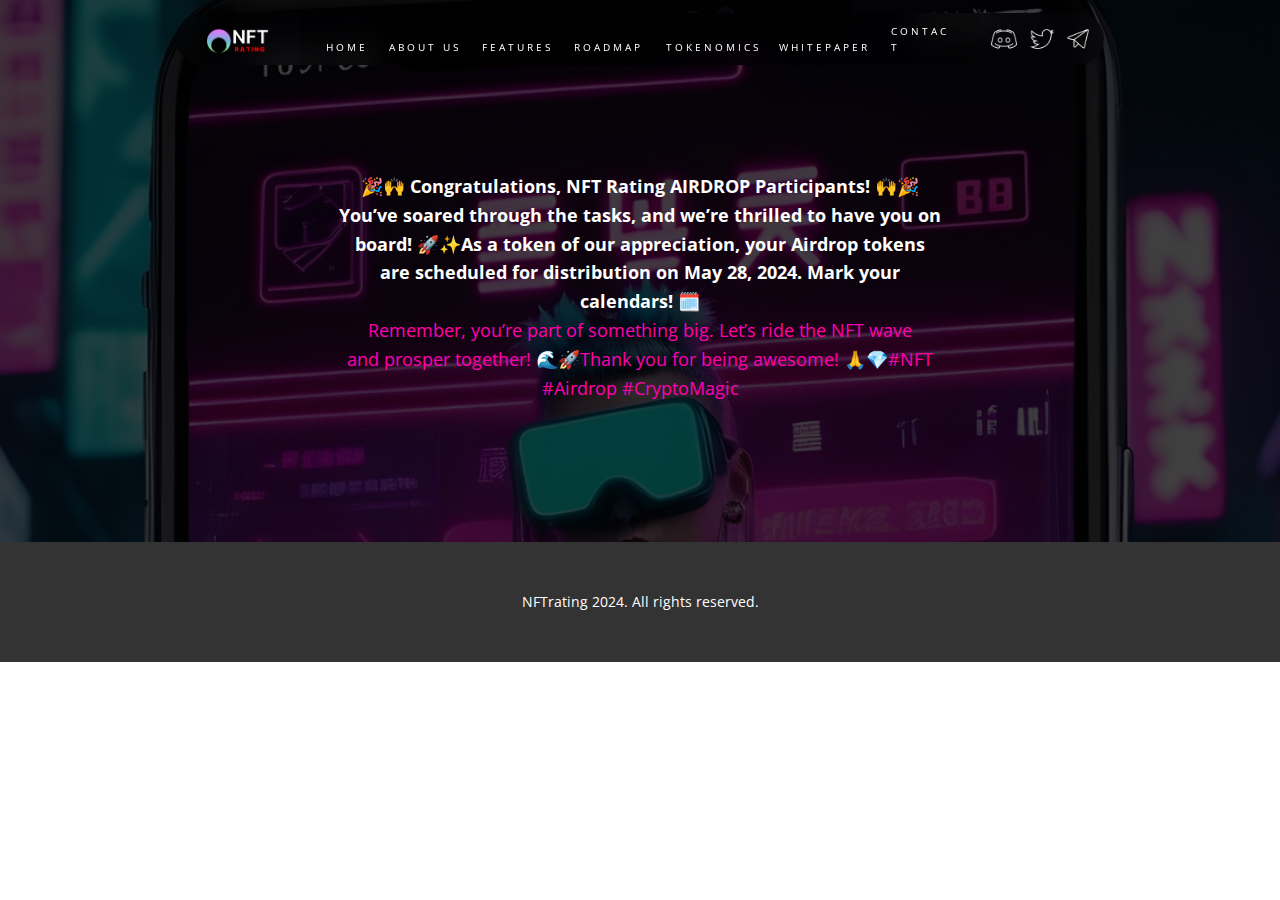
<file: Aidrop_form_submit_Success.html>
<!DOCTYPE html>
<html style="font-size: 16px;" lang="en"><head>
    <meta name="viewport" content="width=device-width, initial-scale=1.0">
    <meta charset="utf-8">
    <meta name="keywords" content="">
    <meta name="description" content="">
    <title>Aidrop_form_submit_Success</title>
    <link rel="stylesheet" href="nicepage.css" media="screen">
<link rel="stylesheet" href="Aidrop_form_submit_Success.css" media="screen">
    <script class="u-script" type="text/javascript" src="jquery.js" defer=""></script>
    <script class="u-script" type="text/javascript" src="nicepage.js" defer=""></script>
    <meta name="generator" content="Nicepage 6.8.9, nicepage.com">
    <link rel="icon" href="images/favicon.png">
    <link id="u-theme-google-font" rel="stylesheet" href="https://fonts.googleapis.com/css?family=Roboto:100,100i,300,300i,400,400i,500,500i,700,700i,900,900i|Open+Sans:300,300i,400,400i,500,500i,600,600i,700,700i,800,800i">
    
    
    
    
    <script type="application/ld+json">{
		"@context": "http://schema.org",
		"@type": "Organization",
		"name": "NFTRating"
}</script>
    <meta name="theme-color" content="#b175ff">
    <meta property="og:title" content="Aidrop_form_submit_Success">
    <meta property="og:description" content="">
    <meta property="og:type" content="website">
  <meta data-intl-tel-input-cdn-path="intlTelInput/"></head>
  <body data-path-to-root="./" data-include-products="false" class="u-body u-overlap u-overlap-contrast u-overlap-transparent u-xl-mode" data-lang="en"><header class="u-clearfix u-custom-color-1 u-header u-sticky u-sticky-d543" id="sec-31dc" data-animation-name="" data-animation-duration="0" data-animation-delay="0" data-animation-direction=""><div class="u-clearfix u-sheet u-sheet-1">
        <nav class="u-align-left-lg u-align-left-md u-align-left-sm u-align-left-xl u-font-size-14 u-hidden-lg u-hidden-md u-hidden-sm u-hidden-xl u-menu u-menu-hamburger u-nav-spacing-25 u-offcanvas u-menu-1" data-responsive-from="XL">
          <div class="menu-collapse">
            <a class="u-button-style u-file-icon u-nav-link u-file-icon-1" href="#">
              <img src="images/9057174_menu_left_alt_icon.png" alt="">
            </a>
          </div>
          <div class="u-custom-menu u-nav-container">
            <ul class="u-nav u-unstyled u-nav-1"><li class="u-nav-item"><a class="u-button-style u-nav-link u-text-active-palette-1-base u-text-hover-palette-2-base" href="NFTR.html#sec-6348" style="padding: 10px 20px;">Home</a>
</li><li class="u-nav-item"><a class="u-button-style u-nav-link u-text-active-palette-1-base u-text-hover-palette-2-base" href="NFTR.html#sec-83f6" style="padding: 10px 20px;">About</a>
</li><li class="u-nav-item"><a class="u-button-style u-nav-link u-text-active-palette-1-base u-text-hover-palette-2-base" href="NFTR.html#sec-83bb" style="padding: 10px 20px;">Features</a>
</li><li class="u-nav-item"><a class="u-button-style u-nav-link u-text-active-palette-1-base u-text-hover-palette-2-base" href="NFTR.html#sec-204a" style="padding: 10px 20px;">Roadmap</a>
</li><li class="u-nav-item"><a class="u-button-style u-nav-link u-text-active-palette-1-base u-text-hover-palette-2-base" href="NFTR.html#sec-f439" style="padding: 10px 20px;">Tokenomics</a>
</li><li class="u-nav-item"><a class="u-button-style u-file-link u-nav-link u-text-active-palette-1-base u-text-hover-palette-2-base" href="files/NFTRATINGWHT-PAPER.pdf" style="padding: 10px 20px;">Whitepaper</a>
</li><li class="u-nav-item"><a class="u-button-style u-nav-link u-text-active-palette-1-base u-text-hover-palette-2-base" href="NFTR.html#carousel_c907" style="padding: 10px 20px;">Contact</a>
</li></ul>
          </div>
          <div class="u-custom-menu u-nav-container-collapse">
            <div class="u-align-center u-black u-border-1 u-border-grey-75 u-container-style u-inner-container-layout u-sidenav">
              <div class="u-inner-container-layout u-sidenav-overflow">
                <div class="u-menu-close"></div>
                <ul class="u-align-center u-nav u-popupmenu-items u-spacing-0 u-unstyled u-nav-2"><li class="u-nav-item"><a class="u-button-style u-nav-link" href="NFTR.html#sec-6348" style="padding-top: 22px; padding-bottom: 22px;">Home</a>
</li><li class="u-nav-item"><a class="u-button-style u-nav-link" href="NFTR.html#sec-83f6" style="padding-top: 22px; padding-bottom: 22px;">About</a>
</li><li class="u-nav-item"><a class="u-button-style u-nav-link" href="NFTR.html#sec-83bb" style="padding-top: 22px; padding-bottom: 22px;">Features</a>
</li><li class="u-nav-item"><a class="u-button-style u-nav-link" href="NFTR.html#sec-204a" style="padding-top: 22px; padding-bottom: 22px;">Roadmap</a>
</li><li class="u-nav-item"><a class="u-button-style u-nav-link" href="NFTR.html#sec-f439" style="padding-top: 22px; padding-bottom: 22px;">Tokenomics</a>
</li><li class="u-nav-item"><a class="u-button-style u-file-link u-nav-link" href="files/NFTRATINGWHT-PAPER.pdf" style="padding-top: 22px; padding-bottom: 22px;">Whitepaper</a>
</li><li class="u-nav-item"><a class="u-button-style u-nav-link" href="NFTR.html#carousel_c907" style="padding-top: 22px; padding-bottom: 22px;">Contact</a>
</li></ul>
              </div>
            </div>
            <div class="u-menu-overlay u-opacity u-opacity-0 u-palette-1-base"></div>
          </div>
        </nav>
        <img class="u-hidden-lg u-hidden-md u-hidden-sm u-hidden-xl u-image u-image-contain u-image-default u-image-1" src="images/NFTR1.png" alt="" data-image-width="2032" data-image-height="926">
        <div class="u-container-style u-custom-color-2 u-group u-hidden-xs u-radius u-shape-round u-group-1">
          <div class="u-container-layout">
            <img class="custom-expanded u-image u-image-contain u-image-default u-preserve-proportions u-image-2" src="images/5761437_discord_logo_icon.png" alt="" data-image-width="512" data-image-height="512" data-href="https://discord.gg/zCQsGRmq">
            <img class="custom-expanded u-image u-image-contain u-image-default u-preserve-proportions u-image-3" src="images/211919_social_twitter_icon.png" alt="" data-image-width="512" data-image-height="512" data-href="https://twitter.com/NFTratingX">
            <img class="custom-expanded u-image u-image-contain u-image-default u-preserve-proportions u-image-4" src="images/9027140_telegram_logo_thin_icon.png" alt="" data-image-width="512" data-image-height="512" data-href="https://telegram.me/nftratingofficial">
          </div>
        </div>
        <div class="u-container-style u-custom-color-2 u-group u-hidden-xs u-radius u-shape-round u-group-2">
          <div class="u-container-layout u-valign-middle-xl">
            <img class="u-file-link u-hidden-xs u-image u-image-contain u-image-default u-image-5" src="images/NFTR1.png" alt="" data-image-width="2032" data-image-height="926">
          </div>
        </div>
        <div class="u-black u-container-style u-group u-hidden-sm u-hidden-xs u-shape-rectangle u-group-3">
          <div class="u-container-layout u-valign-middle-xl u-container-layout-3">
            <p class="u-text u-text-1">
              <a class="u-btn u-button-link u-button-style u-text-active-palette-1-base u-text-hover-palette-1-base u-btn-1" href="NFTR.html#carousel_c907">C O N T A C T</a>
            </p>
            <p class="u-hidden-xs u-text u-text-2">
              <a class="u-btn u-button-link u-button-style u-file-link u-text-active-palette-1-base u-text-hover-palette-1-base u-btn-2" href="files/NFTRATINGWHT-PAPER.pdf">W H I T E P A P E R</a>
            </p>
            <p class="u-text u-text-3">
              <a class="u-btn u-button-link u-button-style u-text-active-palette-1-base u-text-hover-palette-1-base u-btn-3" href="NFTR.html#sec-dece">F E A T U R E S</a>
            </p>
            <p class="u-text u-text-4">
              <a class="u-btn u-button-link u-button-style u-text-active-palette-1-base u-text-hover-palette-1-base u-btn-4" href="NFTR.html#sec-9b18">A B O U T&nbsp; &nbsp;U S</a>
            </p>
            <p class="u-text u-text-5">
              <a class="u-btn u-button-link u-button-style u-text-active-palette-1-base u-text-hover-palette-1-base u-btn-5" href="NFTR.html#sec-204a">R O A D M A P</a>
            </p>
            <p class="u-text u-text-6">
              <a class="u-btn u-button-link u-button-style u-text-active-palette-1-base u-text-hover-palette-1-base u-btn-6" href="NFTR.html#sec-6348">H O M E</a>
            </p>
            <p class="u-text u-text-7">
              <a class="u-btn u-button-link u-button-style u-text-active-palette-1-base u-text-hover-palette-1-base u-btn-7" href="NFTR.html#sec-f439">T O K E N O M I C S</a>
            </p>
          </div>
        </div>
      </div></header>
    <section class="u-clearfix u-image u-parallax u-shading u-section-1" id="sec-64a4" data-image-width="1536" data-image-height="2688">
      <div class="u-clearfix u-sheet u-sheet-1">
        <p class="u-align-center u-text u-text-1"> 🎉🙌&nbsp;<span style="font-weight: 700;">Congratulations, NFT Rating AIRDROP Participants!&nbsp;🙌🎉You’ve soared through the tasks, and we’re thrilled to have you on board! 🚀✨As a token of our appreciation, your Airdrop tokens are&nbsp;scheduled for distribution on May 28, 2024. Mark your calendars!</span> 🗓️<br>
          <span class="u-text-palette-2-base">Remember,&nbsp;you’re part of something big. Let’s ride the NFT wave and&nbsp;prosper together! 🌊🚀Thank you for being awesome! 🙏💎#NFT #Airdrop #CryptoMagic</span>
          <br>
        </p>
      </div>
    </section>
    
    
    
    
    <footer class="u-align-center u-clearfix u-footer u-grey-80 u-hidden-sm u-footer" id="sec-bd02"><div class="u-clearfix u-sheet u-sheet-1">
        <p class="u-small-text u-text u-text-variant u-text-1">NFTrating 2024. All rights reserved.</p>
      </div></footer>
  
</body></html>
</file>
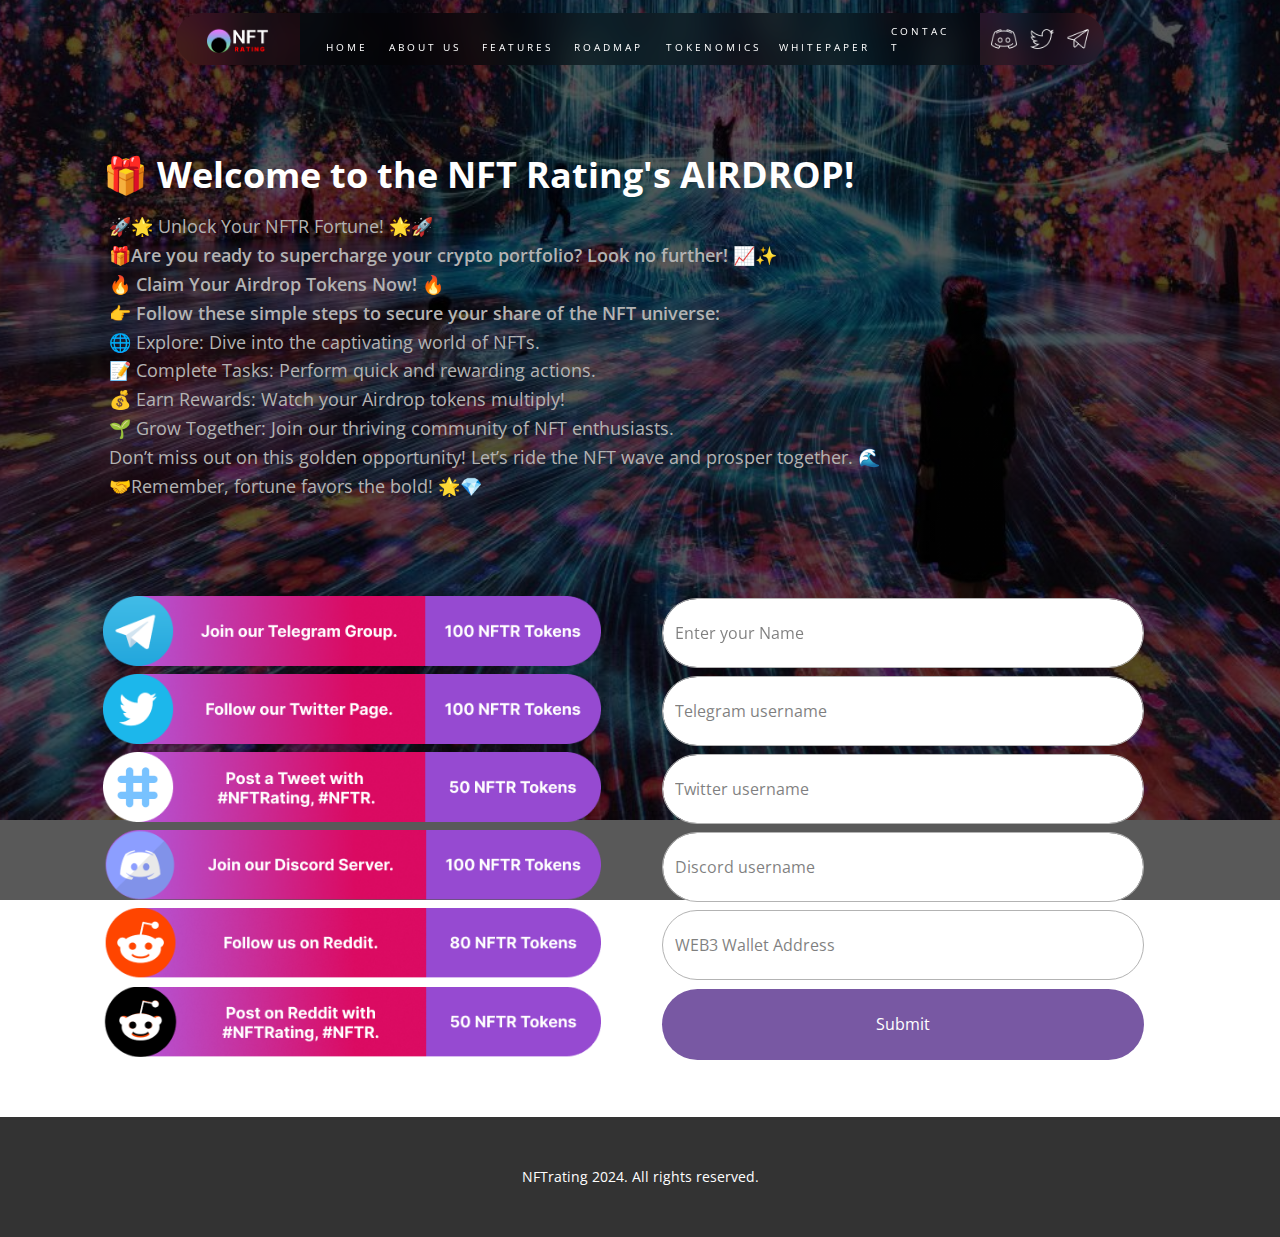
<file: NFTR-Airdrop.html>
<!DOCTYPE html>
<html style="font-size: 16px;" lang="en"><head>
    <meta name="viewport" content="width=device-width, initial-scale=1.0">
    <meta charset="utf-8">
    <meta name="keywords" content="">
    <meta name="description" content="">
    <title>NFTR Airdrop</title>
    <link rel="stylesheet" href="nicepage.css" media="screen">
<link rel="stylesheet" href="NFTR-Airdrop.css" media="screen">
    <script class="u-script" type="text/javascript" src="jquery.js" defer=""></script>
    <script class="u-script" type="text/javascript" src="nicepage.js" defer=""></script>
    <meta name="generator" content="Nicepage 6.8.9, nicepage.com">
    <meta name="referrer" content="origin">
    <link rel="icon" href="images/favicon.png">
    <link id="u-theme-google-font" rel="stylesheet" href="https://fonts.googleapis.com/css?family=Roboto:100,100i,300,300i,400,400i,500,500i,700,700i,900,900i|Open+Sans:300,300i,400,400i,500,500i,600,600i,700,700i,800,800i">
    
    
    
    
    <script type="application/ld+json">{
		"@context": "http://schema.org",
		"@type": "Organization",
		"name": "NFTRating"
}</script>
    <meta name="theme-color" content="#b175ff">
    <meta property="og:title" content="NFTR Airdrop">
    <meta property="og:description" content="">
    <meta property="og:type" content="website">
  <meta data-intl-tel-input-cdn-path="intlTelInput/"></head>
  <body data-path-to-root="./" data-include-products="false" class="u-body u-overlap u-overlap-contrast u-overlap-transparent u-xl-mode" data-lang="en"><header class="u-clearfix u-custom-color-1 u-header u-sticky u-sticky-d543" id="sec-31dc" data-animation-name="" data-animation-duration="0" data-animation-delay="0" data-animation-direction=""><div class="u-clearfix u-sheet u-sheet-1">
        <nav class="u-align-left-lg u-align-left-md u-align-left-sm u-align-left-xl u-font-size-14 u-hidden-lg u-hidden-md u-hidden-sm u-hidden-xl u-menu u-menu-hamburger u-nav-spacing-25 u-offcanvas u-menu-1" data-responsive-from="XL">
          <div class="menu-collapse">
            <a class="u-button-style u-file-icon u-nav-link u-file-icon-1" href="#">
              <img src="images/9057174_menu_left_alt_icon.png" alt="">
            </a>
          </div>
          <div class="u-custom-menu u-nav-container">
            <ul class="u-nav u-unstyled u-nav-1"><li class="u-nav-item"><a class="u-button-style u-nav-link u-text-active-palette-1-base u-text-hover-palette-2-base" href="NFTR.html#sec-6348" style="padding: 10px 20px;">Home</a>
</li><li class="u-nav-item"><a class="u-button-style u-nav-link u-text-active-palette-1-base u-text-hover-palette-2-base" href="NFTR.html#sec-83f6" style="padding: 10px 20px;">About</a>
</li><li class="u-nav-item"><a class="u-button-style u-nav-link u-text-active-palette-1-base u-text-hover-palette-2-base" href="NFTR.html#sec-83bb" style="padding: 10px 20px;">Features</a>
</li><li class="u-nav-item"><a class="u-button-style u-nav-link u-text-active-palette-1-base u-text-hover-palette-2-base" href="NFTR.html#sec-204a" style="padding: 10px 20px;">Roadmap</a>
</li><li class="u-nav-item"><a class="u-button-style u-nav-link u-text-active-palette-1-base u-text-hover-palette-2-base" href="NFTR.html#sec-f439" style="padding: 10px 20px;">Tokenomics</a>
</li><li class="u-nav-item"><a class="u-button-style u-file-link u-nav-link u-text-active-palette-1-base u-text-hover-palette-2-base" href="files/NFTRATINGWHT-PAPER.pdf" style="padding: 10px 20px;">Whitepaper</a>
</li><li class="u-nav-item"><a class="u-button-style u-nav-link u-text-active-palette-1-base u-text-hover-palette-2-base" href="NFTR.html#carousel_c907" style="padding: 10px 20px;">Contact</a>
</li></ul>
          </div>
          <div class="u-custom-menu u-nav-container-collapse">
            <div class="u-align-center u-black u-border-1 u-border-grey-75 u-container-style u-inner-container-layout u-sidenav">
              <div class="u-inner-container-layout u-sidenav-overflow">
                <div class="u-menu-close"></div>
                <ul class="u-align-center u-nav u-popupmenu-items u-spacing-0 u-unstyled u-nav-2"><li class="u-nav-item"><a class="u-button-style u-nav-link" href="NFTR.html#sec-6348" style="padding-top: 22px; padding-bottom: 22px;">Home</a>
</li><li class="u-nav-item"><a class="u-button-style u-nav-link" href="NFTR.html#sec-83f6" style="padding-top: 22px; padding-bottom: 22px;">About</a>
</li><li class="u-nav-item"><a class="u-button-style u-nav-link" href="NFTR.html#sec-83bb" style="padding-top: 22px; padding-bottom: 22px;">Features</a>
</li><li class="u-nav-item"><a class="u-button-style u-nav-link" href="NFTR.html#sec-204a" style="padding-top: 22px; padding-bottom: 22px;">Roadmap</a>
</li><li class="u-nav-item"><a class="u-button-style u-nav-link" href="NFTR.html#sec-f439" style="padding-top: 22px; padding-bottom: 22px;">Tokenomics</a>
</li><li class="u-nav-item"><a class="u-button-style u-file-link u-nav-link" href="files/NFTRATINGWHT-PAPER.pdf" style="padding-top: 22px; padding-bottom: 22px;">Whitepaper</a>
</li><li class="u-nav-item"><a class="u-button-style u-nav-link" href="NFTR.html#carousel_c907" style="padding-top: 22px; padding-bottom: 22px;">Contact</a>
</li></ul>
              </div>
            </div>
            <div class="u-menu-overlay u-opacity u-opacity-0 u-palette-1-base"></div>
          </div>
        </nav>
        <img class="u-hidden-lg u-hidden-md u-hidden-sm u-hidden-xl u-image u-image-contain u-image-default u-image-1" src="images/NFTR1.png" alt="" data-image-width="2032" data-image-height="926">
        <div class="u-container-style u-custom-color-2 u-group u-hidden-xs u-radius u-shape-round u-group-1">
          <div class="u-container-layout">
            <img class="custom-expanded u-image u-image-contain u-image-default u-preserve-proportions u-image-2" src="images/5761437_discord_logo_icon.png" alt="" data-image-width="512" data-image-height="512" data-href="https://discord.gg/zCQsGRmq">
            <img class="custom-expanded u-image u-image-contain u-image-default u-preserve-proportions u-image-3" src="images/211919_social_twitter_icon.png" alt="" data-image-width="512" data-image-height="512" data-href="https://twitter.com/NFTratingX">
            <img class="custom-expanded u-image u-image-contain u-image-default u-preserve-proportions u-image-4" src="images/9027140_telegram_logo_thin_icon.png" alt="" data-image-width="512" data-image-height="512" data-href="https://telegram.me/nftratingofficial">
          </div>
        </div>
        <div class="u-container-style u-custom-color-2 u-group u-hidden-xs u-radius u-shape-round u-group-2">
          <div class="u-container-layout u-valign-middle-xl">
            <img class="u-file-link u-hidden-xs u-image u-image-contain u-image-default u-image-5" src="images/NFTR1.png" alt="" data-image-width="2032" data-image-height="926">
          </div>
        </div>
        <div class="u-black u-container-style u-group u-hidden-sm u-hidden-xs u-shape-rectangle u-group-3">
          <div class="u-container-layout u-valign-middle-xl u-container-layout-3">
            <p class="u-text u-text-1">
              <a class="u-btn u-button-link u-button-style u-text-active-palette-1-base u-text-hover-palette-1-base u-btn-1" href="NFTR.html#carousel_c907">C O N T A C T</a>
            </p>
            <p class="u-hidden-xs u-text u-text-2">
              <a class="u-btn u-button-link u-button-style u-file-link u-text-active-palette-1-base u-text-hover-palette-1-base u-btn-2" href="files/NFTRATINGWHT-PAPER.pdf">W H I T E P A P E R</a>
            </p>
            <p class="u-text u-text-3">
              <a class="u-btn u-button-link u-button-style u-text-active-palette-1-base u-text-hover-palette-1-base u-btn-3" href="NFTR.html#sec-dece">F E A T U R E S</a>
            </p>
            <p class="u-text u-text-4">
              <a class="u-btn u-button-link u-button-style u-text-active-palette-1-base u-text-hover-palette-1-base u-btn-4" href="NFTR.html#sec-9b18">A B O U T&nbsp; &nbsp;U S</a>
            </p>
            <p class="u-text u-text-5">
              <a class="u-btn u-button-link u-button-style u-text-active-palette-1-base u-text-hover-palette-1-base u-btn-5" href="NFTR.html#sec-204a">R O A D M A P</a>
            </p>
            <p class="u-text u-text-6">
              <a class="u-btn u-button-link u-button-style u-text-active-palette-1-base u-text-hover-palette-1-base u-btn-6" href="NFTR.html#sec-6348">H O M E</a>
            </p>
            <p class="u-text u-text-7">
              <a class="u-btn u-button-link u-button-style u-text-active-palette-1-base u-text-hover-palette-1-base u-btn-7" href="NFTR.html#sec-f439">T O K E N O M I C S</a>
            </p>
          </div>
        </div>
      </div></header>
    <section class="skrollable u-clearfix u-image u-parallax u-shading u-section-1" id="sec-b583" data-image-width="1200" data-image-height="695">
      
      
      
      
      
      
      
      <div class="u-clearfix u-sheet u-valign-middle-md u-sheet-1">
        <p class="u-align-left u-text u-text-1"> 🎁&nbsp;Welcome to the NFT Rating's AIRDROP!&nbsp;<br>
        </p>
        <p class="u-text u-text-grey-30 u-text-2">
          <br>🚀🌟&nbsp;Unlock Your NFTR Fortune!&nbsp;🌟🚀<span style="font-weight: 600;">
            <br>🎁Are you ready to&nbsp;supercharge your crypto portfolio? Look no further! 📈✨<br>🔥&nbsp;Claim Your Airdrop Tokens Now!&nbsp;🔥<br>👉 Follow these simple steps to secure your share of the NFT universe:
          </span>
          <br>🌐&nbsp;Explore: Dive into the captivating world of NFTs.<br>📝&nbsp;Complete Tasks: Perform quick and rewarding actions.<br>💰&nbsp;Earn Rewards: Watch your Airdrop tokens multiply!<br>🌱&nbsp;Grow Together: Join our thriving community of NFT enthusiasts.<br>Don’t miss out on this golden opportunity! Let’s ride the NFT wave and&nbsp;prosper together. 🌊🤝Remember, fortune favors the bold! 🌟💎
        </p>
        <img class="u-expanded-width-xs u-hover-feature u-image u-image-default u-image-1" src="images/Component1.png" alt="" data-image-width="561" data-image-height="79" data-href="https://t.me/nftratingofficial" data-target="_blank">
        <img class="u-expanded-width-xs u-hover-feature u-image u-image-default u-image-2" src="images/Component4.png" alt="" data-image-width="561" data-image-height="79" data-href="https://www.twitter.com/nftratingX" data-target="_blank">
        <img class="u-expanded-width-xs u-hover-feature u-image u-image-default u-image-3" src="images/Component6.png" alt="" data-image-width="561" data-image-height="79" data-href="https://twitter.com/intent/post?text=type+ur+text+here+%23NFTRating+%23NFTR" data-target="_blank">
        <img class="u-expanded-width-xs u-hover-feature u-image u-image-default u-image-4" src="images/Component7.png" alt="" data-image-width="564" data-image-height="84" data-href="https://discord.gg/YM8SJaTE" data-target="_blank">
        <img class="u-expanded-width-xs u-hover-feature u-image u-image-default u-image-5" src="images/Component9.png" alt="" data-image-width="564" data-image-height="84" data-href="https://www.reddit.com/user/NFTRating/" data-target="_blank">
        <div class="u-expanded-width-xs u-form u-form-1">
          <form action="https://forms.nicepagesrv.com/v2/form/process" class="u-clearfix u-form-spacing-8 u-form-vertical u-inner-form" source="email" name="Airdrop_form" style="padding: 8px;" redirect="true" redirect-address="Aidrop_form_submit_Success.html">
            <div class="u-form-group u-form-name u-label-none">
              <label for="name-62ee" class="u-label">Name</label>
              <input type="text" placeholder="Enter your Name" id="name-62ee" name="name" class="u-input u-input-rectangle u-radius u-input-1" required="" autofocus="autofocus">
            </div>
            <div class="u-form-group u-label-none u-form-group-2">
              <label for="text-7e45" class="u-label">Input</label>
              <input type="text" placeholder="Telegram username" id="text-7e45" name="telegramusr" class="u-input u-input-rectangle u-radius u-input-2" required="required">
            </div>
            <div class="u-form-group u-label-none u-form-group-3">
              <label for="text-5e07" class="u-label">Input</label>
              <input type="text" placeholder="Twitter username" id="text-5e07" name="twitterusr" class="u-input u-input-rectangle u-radius u-input-3" required="required">
            </div>
            <div class="u-form-group u-label-none u-form-group-4">
              <label for="text-b66e" class="u-label">Input</label>
              <input type="text" placeholder="Discord username" id="text-b66e" name="Discorduser" class="u-input u-input-rectangle u-radius u-input-4" required="required">
            </div>
            <div class="u-form-group u-label-none u-form-group-5">
              <label for="text-e3b8" class="u-label">Input</label>
              <input type="text" placeholder="WEB3 Wallet Address" id="text-e3b8" name="Walletaddrss" class="u-input u-input-rectangle u-radius u-input-5" required="required" maxlength="42">
            </div>
            <div class="u-align-left u-form-group u-form-submit u-label-none">
              <a href="#" class="u-active-palette-2-light-1 u-border-none u-btn u-btn-round u-btn-submit u-button-style u-hover-palette-1-base u-palette-1-dark-1 u-radius u-btn-1">Submit</a>
              <input type="submit" value="submit" class="u-form-control-hidden">
            </div>
            <div class="u-form-send-message u-form-send-success"> Thank you! Your message has been sent. </div>
            <div class="u-form-send-error u-form-send-message"> Unable to send your message. Please fix errors then try again. </div>
            <input type="hidden" value="" name="recaptchaResponse">
            <input type="hidden" name="formServices" value="a6fec88b-1795-b02b-4edd-3c78c944f7c5">
          </form>
        </div>
        <img class="u-expanded-width-xs u-hover-feature u-image u-image-default u-image-6" src="images/Property1Variant21.png" alt="" data-image-width="564" data-image-height="84" data-href="https://www.reddit.com/user/NFTRating/" data-target="_blank">
      </div>
    </section>
    
    
    
    
    <footer class="u-align-center u-clearfix u-footer u-grey-80 u-hidden-sm u-footer" id="sec-bd02"><div class="u-clearfix u-sheet u-sheet-1">
        <p class="u-small-text u-text u-text-variant u-text-1">NFTrating 2024. All rights reserved.</p>
      </div></footer>
  
</body></html>
</file>
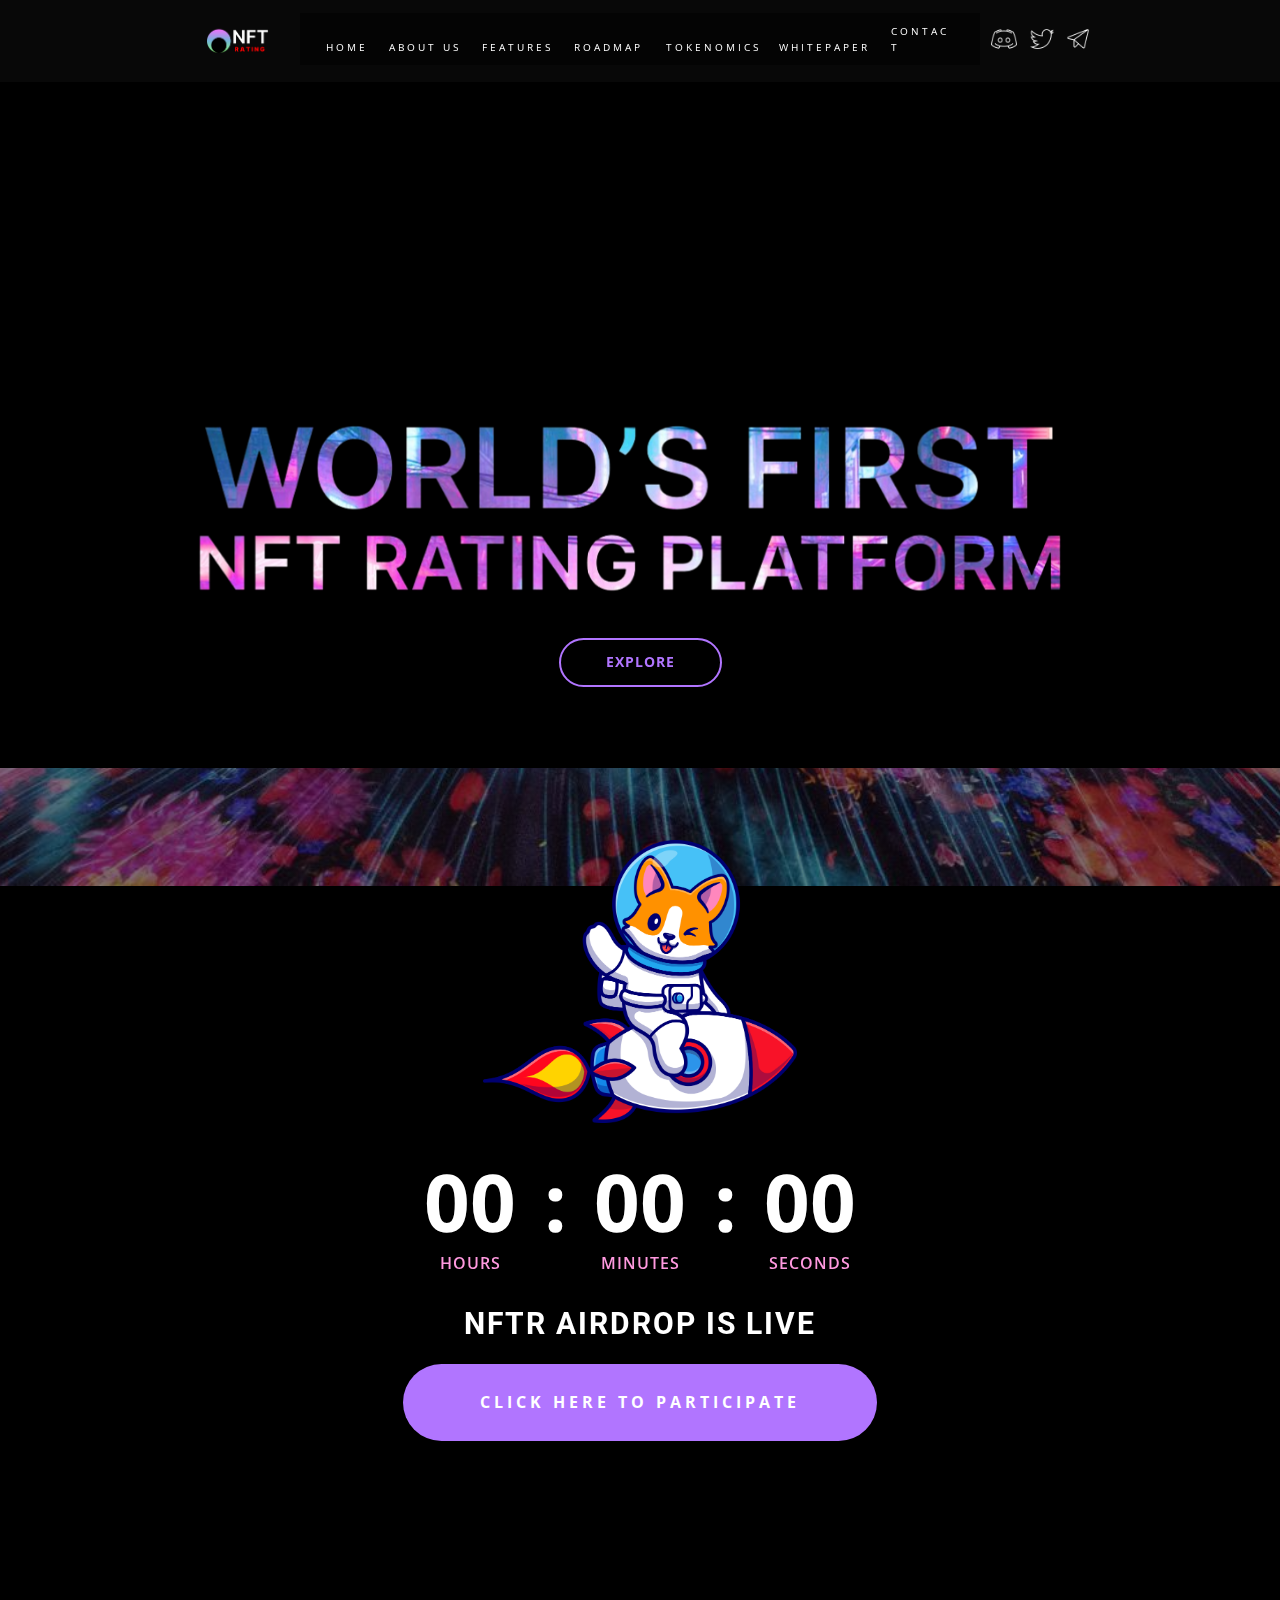
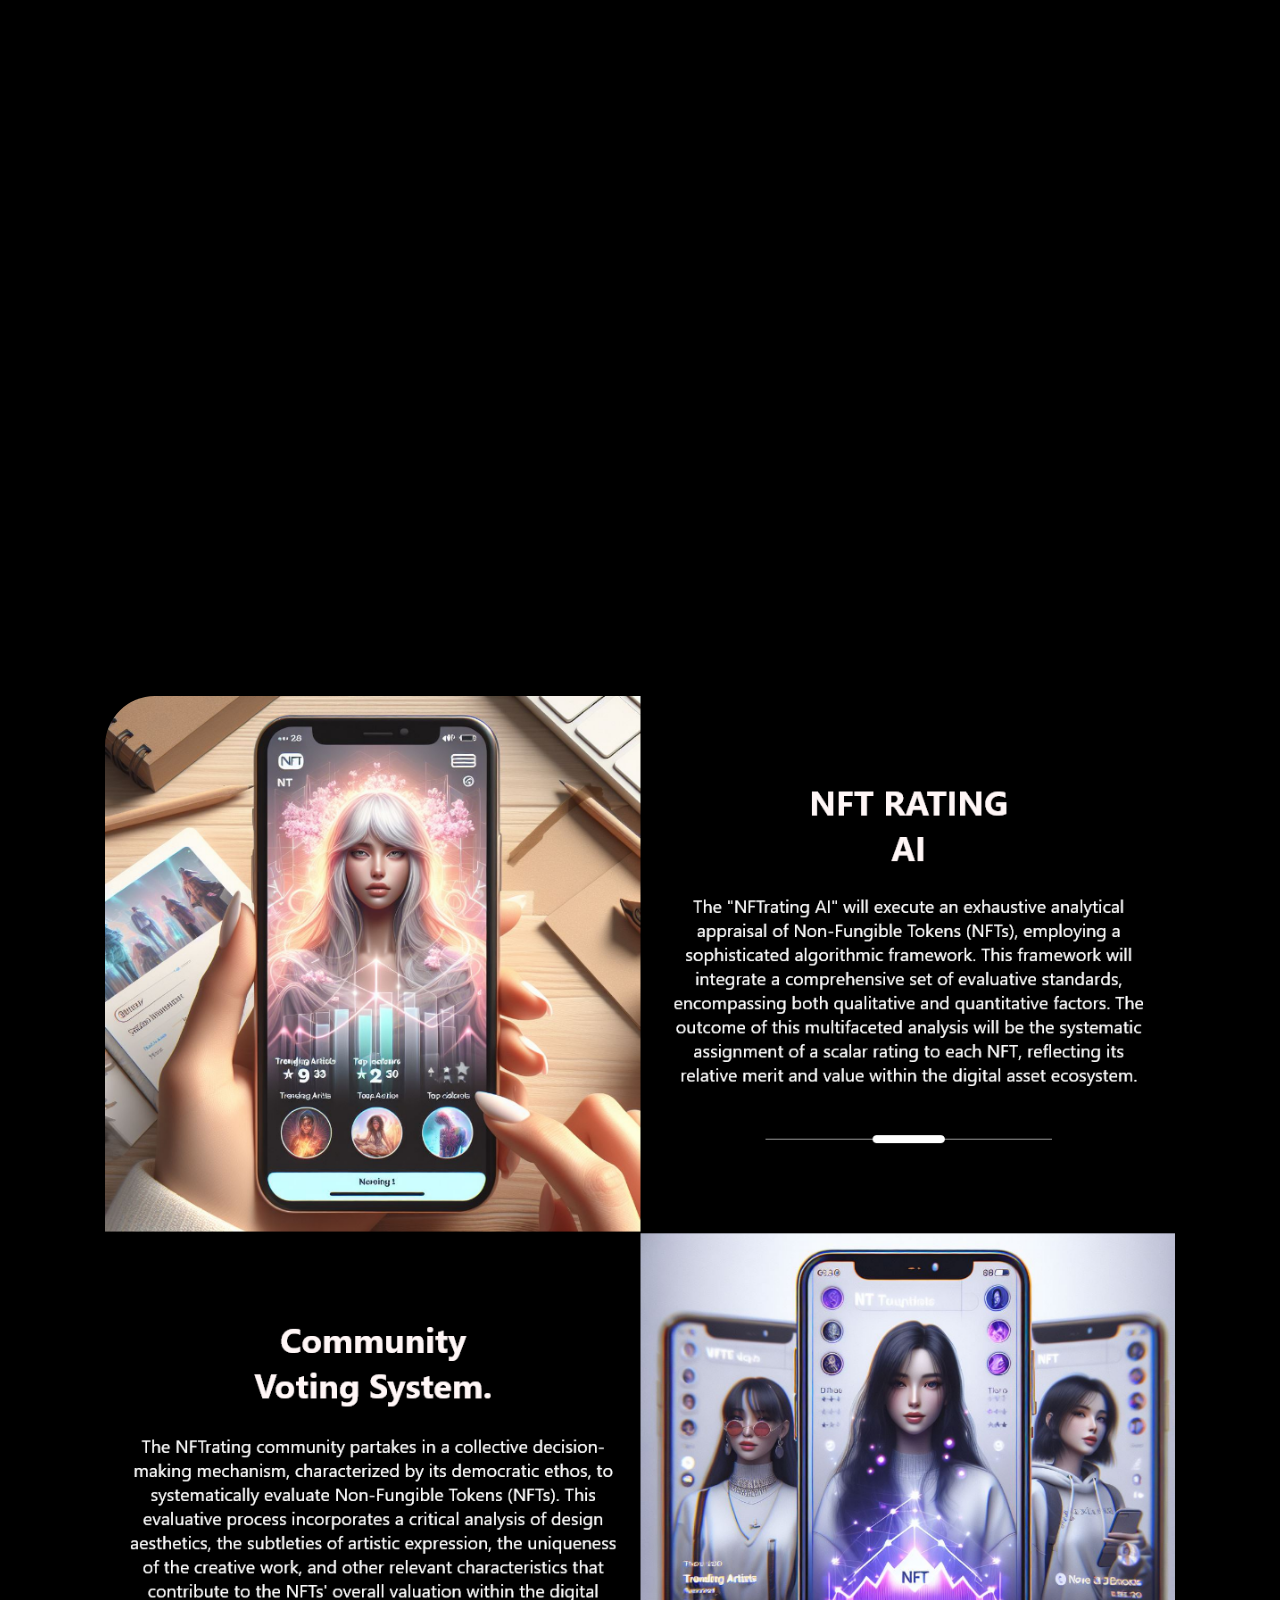
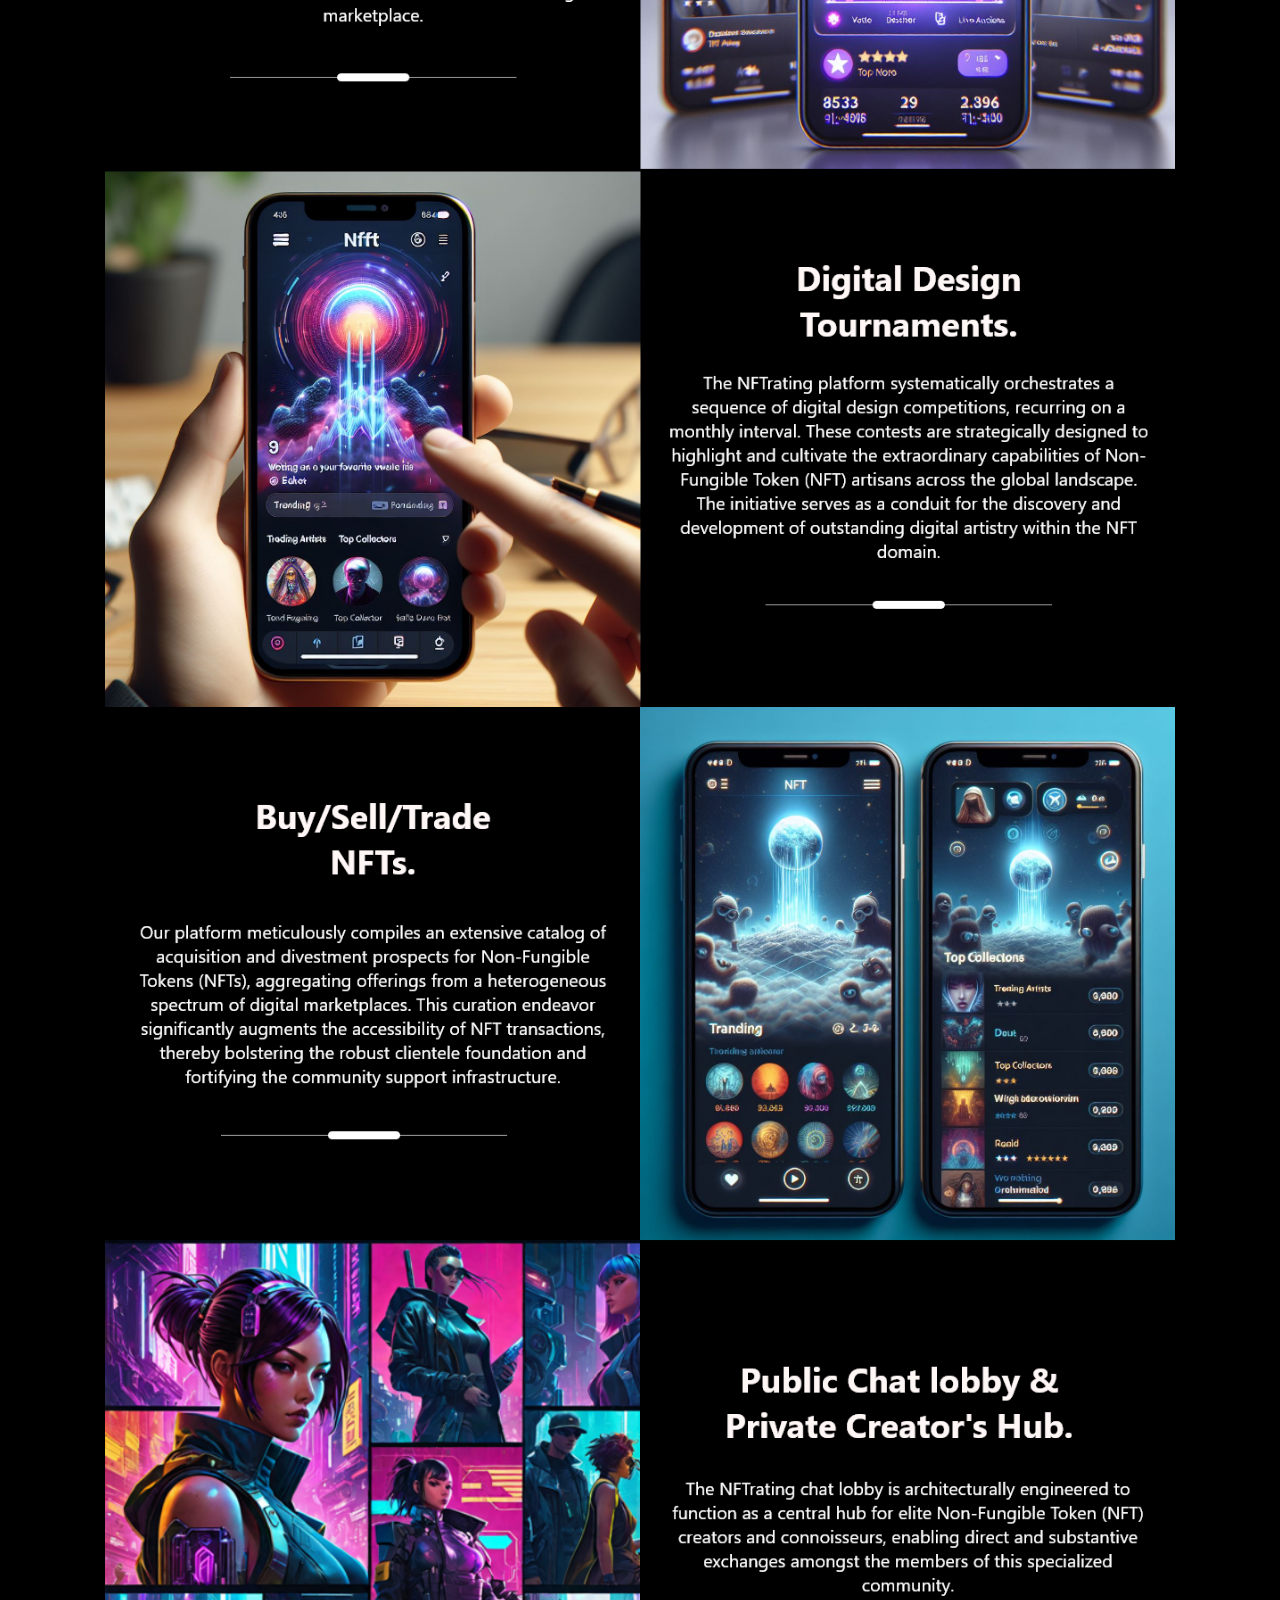
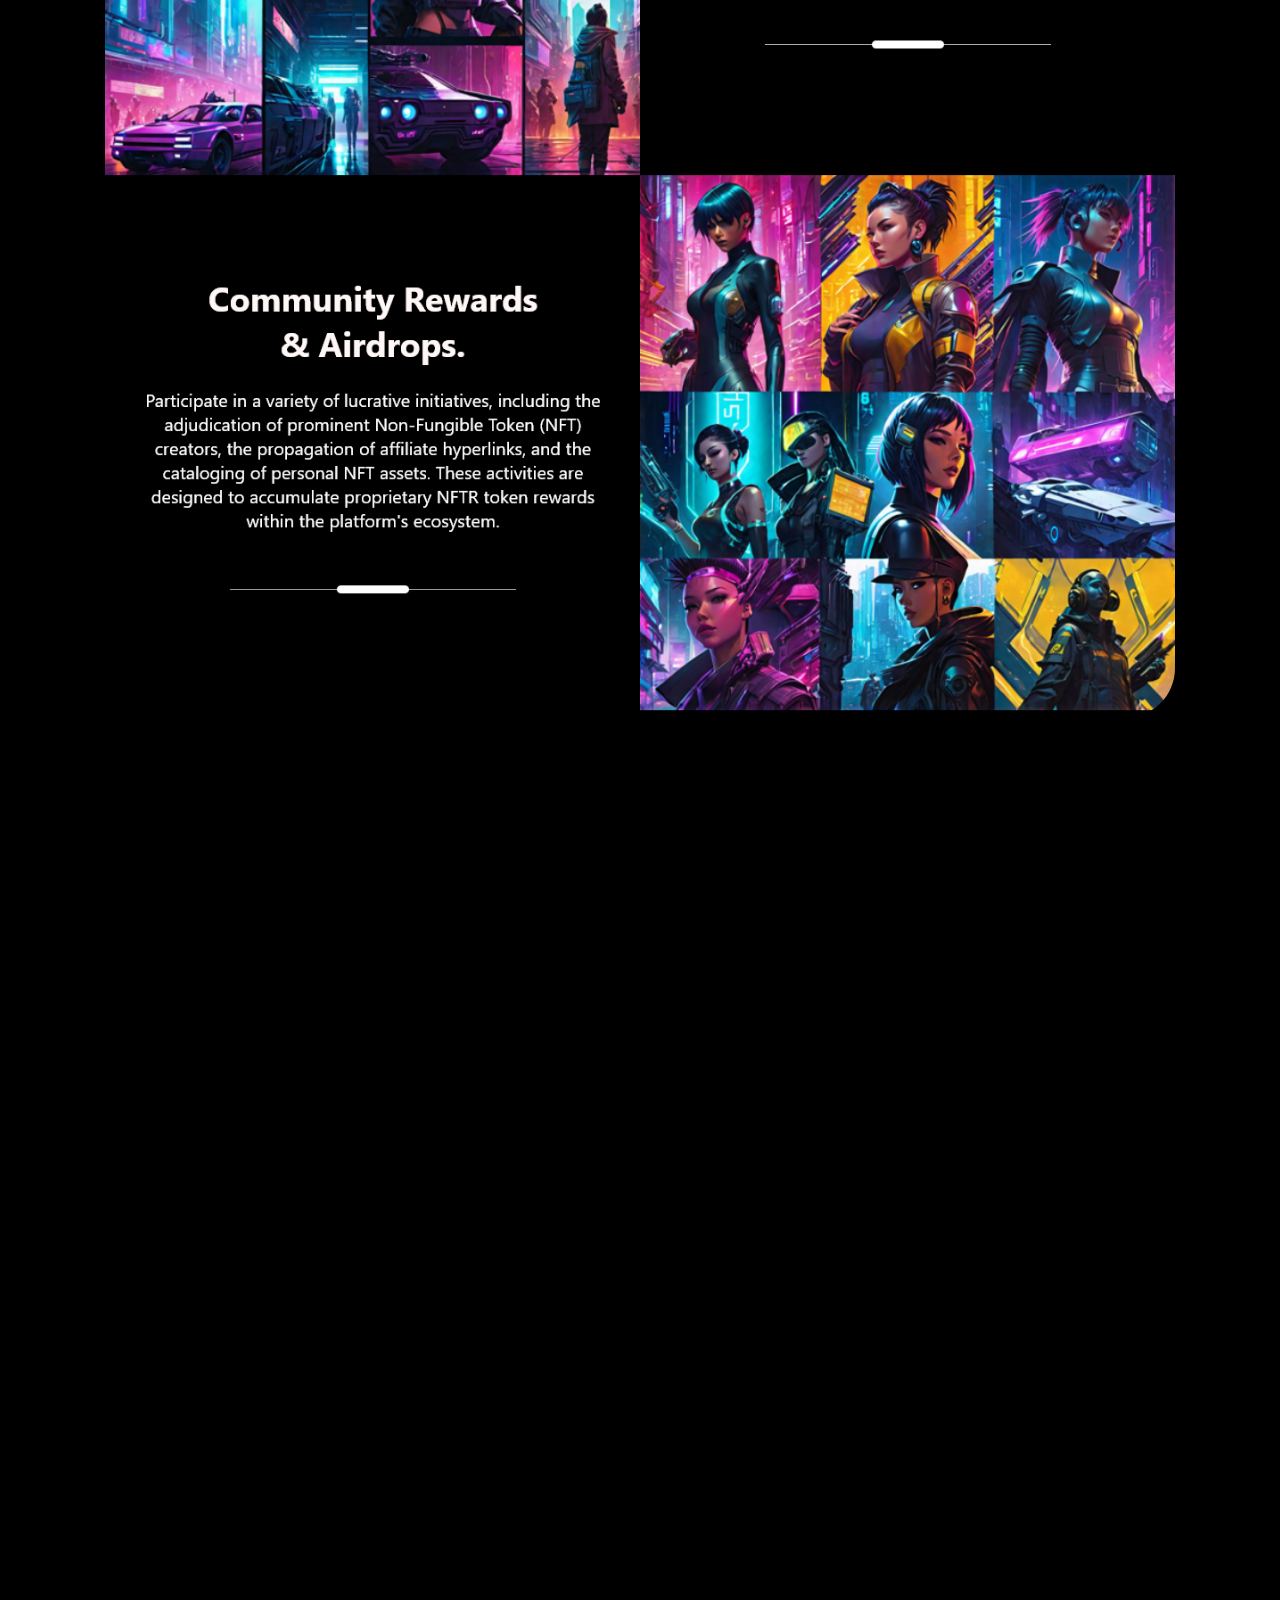
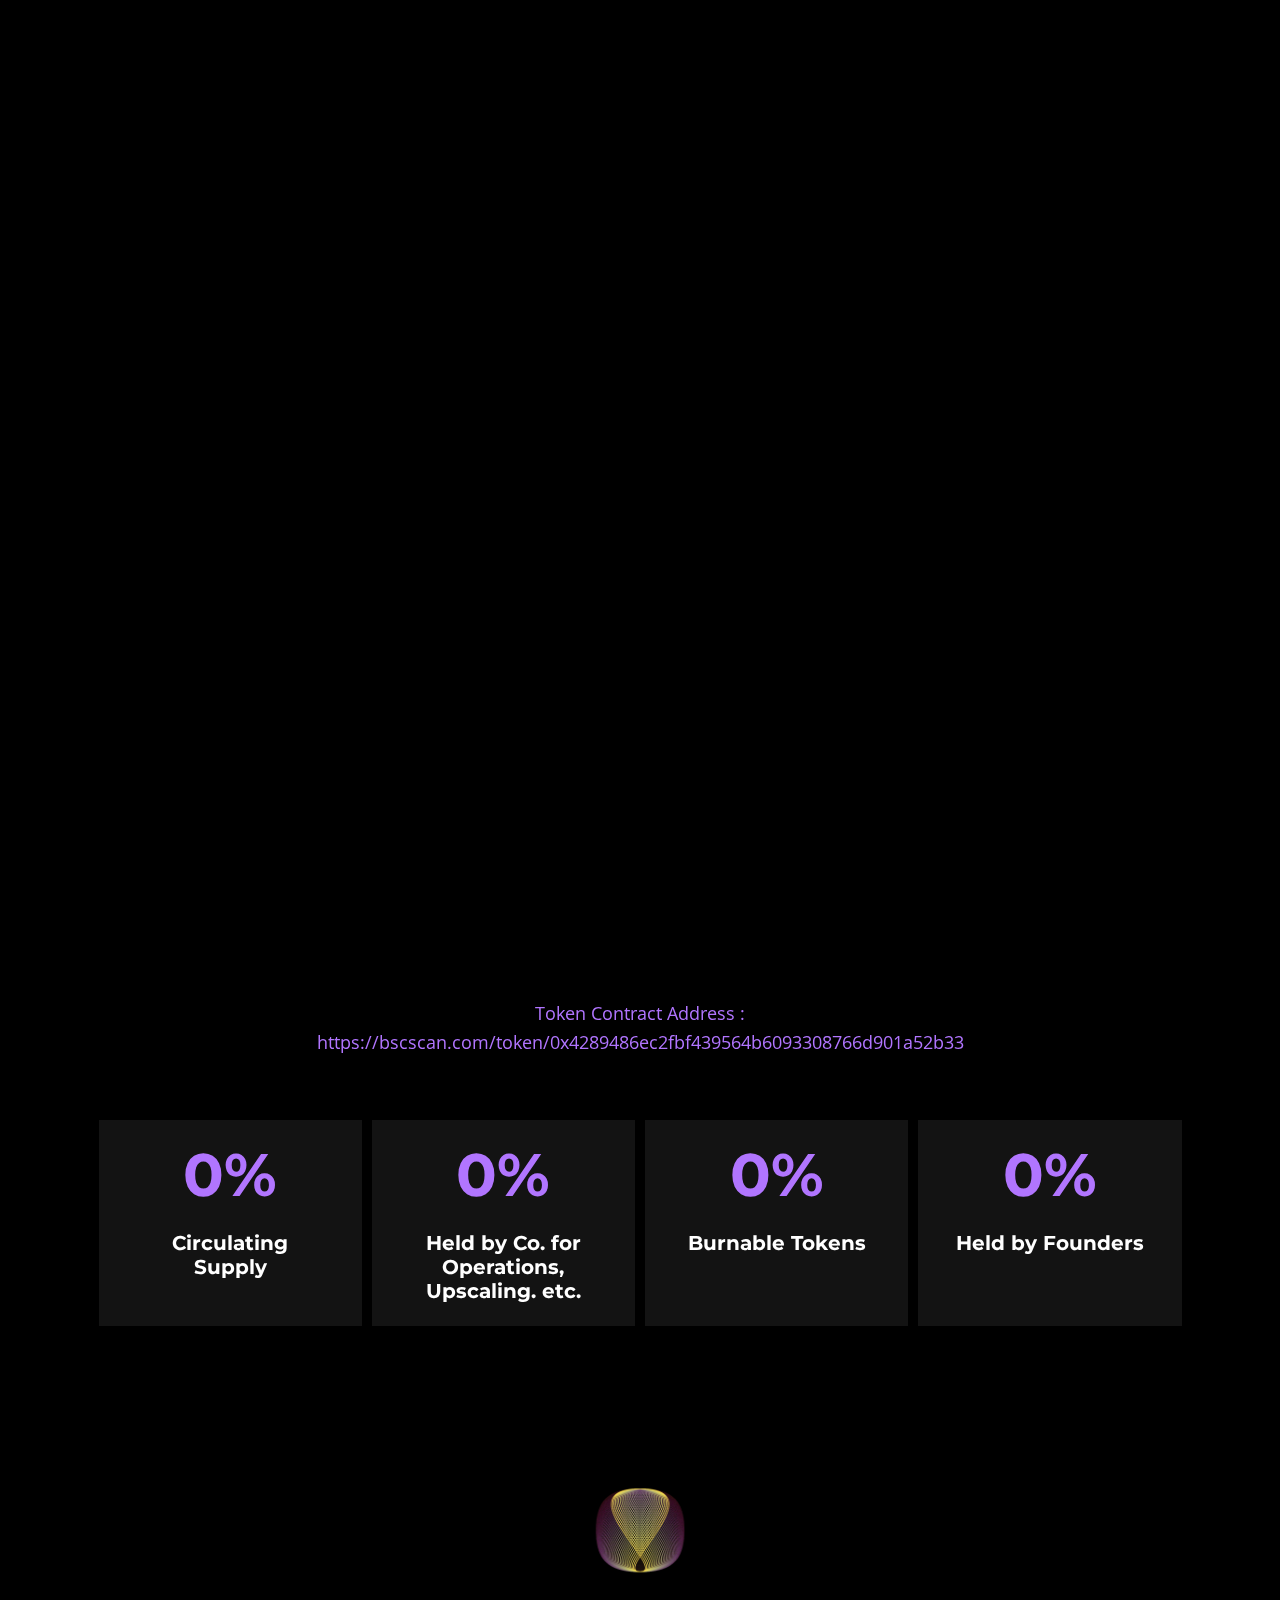
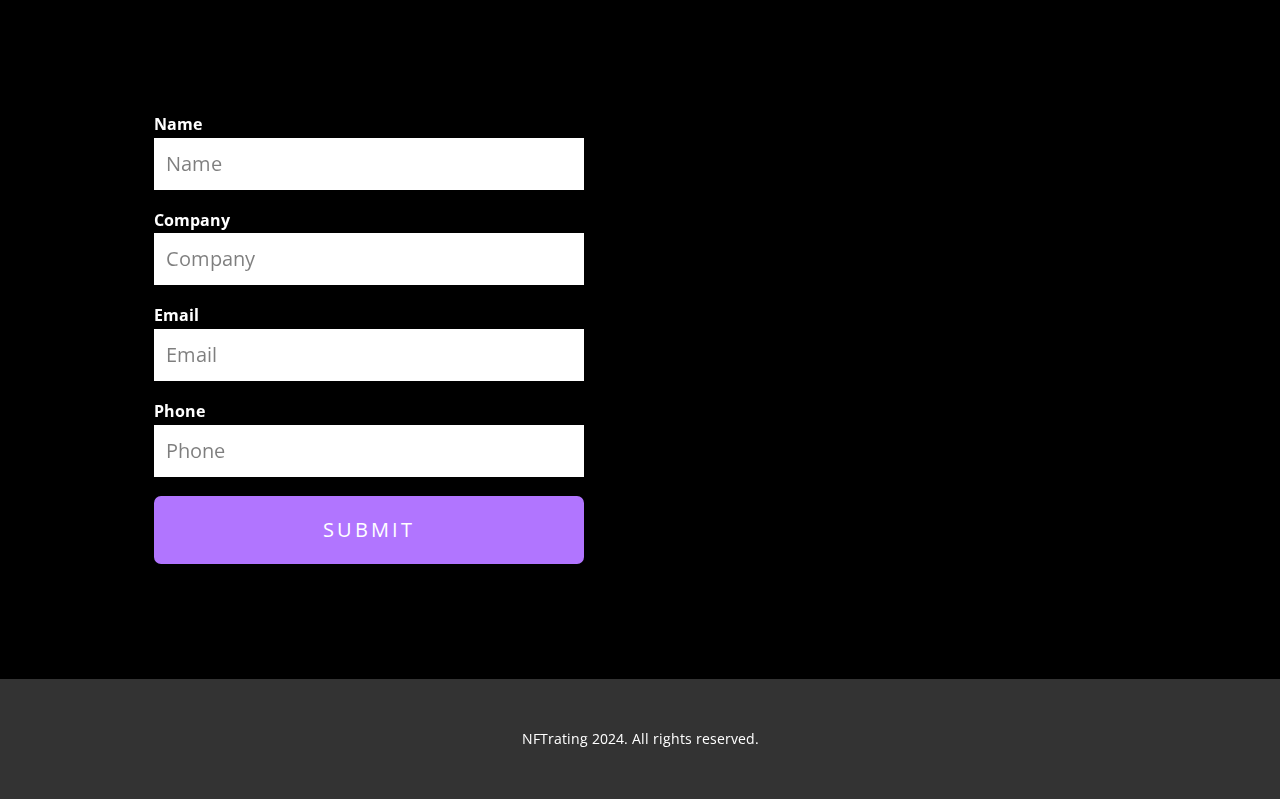
<file: NFTR.html>
<!DOCTYPE html>
<html style="font-size: 16px;" lang="en"><head>
    <meta name="viewport" content="width=device-width, initial-scale=1.0">
    <meta charset="utf-8">
    <meta name="keywords" content="">
    <meta name="description" content="">
    <title>NFTR</title>
    <link rel="stylesheet" href="nicepage.css" media="screen">
<link rel="stylesheet" href="NFTR.css" media="screen">
    <script class="u-script" type="text/javascript" src="jquery.js" defer=""></script>
    <script class="u-script" type="text/javascript" src="nicepage.js" defer=""></script>
    <meta name="generator" content="Nicepage 6.8.9, nicepage.com">
    <meta name="referrer" content="origin">
    <link rel="icon" href="images/favicon.png">
    <link id="u-theme-google-font" rel="stylesheet" href="https://fonts.googleapis.com/css?family=Roboto:100,100i,300,300i,400,400i,500,500i,700,700i,900,900i|Open+Sans:300,300i,400,400i,500,500i,600,600i,700,700i,800,800i">
    <link id="u-page-google-font" rel="stylesheet" href="https://fonts.googleapis.com/css?family=Roboto:100,100i,300,300i,400,400i,500,500i,700,700i,900,900i|Montserrat:100,100i,200,200i,300,300i,400,400i,500,500i,600,600i,700,700i,800,800i,900,900i">
    
    
    
    
    
    
    
    
    
    
    
    
    
    
    
    
    
    <script type="application/ld+json">{
		"@context": "http://schema.org",
		"@type": "Organization",
		"name": "NFTRating"
}</script>
    <meta name="theme-color" content="#b175ff">
    <meta property="og:title" content="NFTR">
    <meta property="og:description" content="">
    <meta property="og:type" content="website">
  <meta data-intl-tel-input-cdn-path="intlTelInput/"></head>
  <body data-path-to-root="./" data-include-products="false" class="u-black u-body u-overlap u-overlap-contrast u-xl-mode" data-lang="en"><header class="u-clearfix u-custom-color-1 u-header u-sticky u-sticky-d543" id="sec-31dc" data-animation-name="" data-animation-duration="0" data-animation-delay="0" data-animation-direction=""><div class="u-clearfix u-sheet u-sheet-1">
        <nav class="u-align-left-lg u-align-left-md u-align-left-sm u-align-left-xl u-font-size-14 u-hidden-lg u-hidden-md u-hidden-sm u-hidden-xl u-menu u-menu-hamburger u-nav-spacing-25 u-offcanvas u-menu-1" data-responsive-from="XL">
          <div class="menu-collapse">
            <a class="u-button-style u-file-icon u-nav-link u-file-icon-1" href="#">
              <img src="images/9057174_menu_left_alt_icon.png" alt="">
            </a>
          </div>
          <div class="u-custom-menu u-nav-container">
            <ul class="u-nav u-unstyled u-nav-1"><li class="u-nav-item"><a class="u-button-style u-nav-link u-text-active-palette-1-base u-text-hover-palette-2-base" href="NFTR.html#sec-6348" style="padding: 10px 20px;">Home</a>
</li><li class="u-nav-item"><a class="u-button-style u-nav-link u-text-active-palette-1-base u-text-hover-palette-2-base" href="NFTR.html#sec-83f6" style="padding: 10px 20px;">About</a>
</li><li class="u-nav-item"><a class="u-button-style u-nav-link u-text-active-palette-1-base u-text-hover-palette-2-base" href="NFTR.html#sec-83bb" style="padding: 10px 20px;">Features</a>
</li><li class="u-nav-item"><a class="u-button-style u-nav-link u-text-active-palette-1-base u-text-hover-palette-2-base" href="NFTR.html#sec-204a" style="padding: 10px 20px;">Roadmap</a>
</li><li class="u-nav-item"><a class="u-button-style u-nav-link u-text-active-palette-1-base u-text-hover-palette-2-base" href="NFTR.html#sec-f439" style="padding: 10px 20px;">Tokenomics</a>
</li><li class="u-nav-item"><a class="u-button-style u-file-link u-nav-link u-text-active-palette-1-base u-text-hover-palette-2-base" href="files/NFTRATINGWHT-PAPER.pdf" style="padding: 10px 20px;">Whitepaper</a>
</li><li class="u-nav-item"><a class="u-button-style u-nav-link u-text-active-palette-1-base u-text-hover-palette-2-base" href="NFTR.html#carousel_c907" style="padding: 10px 20px;">Contact</a>
</li></ul>
          </div>
          <div class="u-custom-menu u-nav-container-collapse">
            <div class="u-align-center u-black u-border-1 u-border-grey-75 u-container-style u-inner-container-layout u-sidenav">
              <div class="u-inner-container-layout u-sidenav-overflow">
                <div class="u-menu-close"></div>
                <ul class="u-align-center u-nav u-popupmenu-items u-spacing-0 u-unstyled u-nav-2"><li class="u-nav-item"><a class="u-button-style u-nav-link" href="NFTR.html#sec-6348" style="padding-top: 22px; padding-bottom: 22px;">Home</a>
</li><li class="u-nav-item"><a class="u-button-style u-nav-link" href="NFTR.html#sec-83f6" style="padding-top: 22px; padding-bottom: 22px;">About</a>
</li><li class="u-nav-item"><a class="u-button-style u-nav-link" href="NFTR.html#sec-83bb" style="padding-top: 22px; padding-bottom: 22px;">Features</a>
</li><li class="u-nav-item"><a class="u-button-style u-nav-link" href="NFTR.html#sec-204a" style="padding-top: 22px; padding-bottom: 22px;">Roadmap</a>
</li><li class="u-nav-item"><a class="u-button-style u-nav-link" href="NFTR.html#sec-f439" style="padding-top: 22px; padding-bottom: 22px;">Tokenomics</a>
</li><li class="u-nav-item"><a class="u-button-style u-file-link u-nav-link" href="files/NFTRATINGWHT-PAPER.pdf" style="padding-top: 22px; padding-bottom: 22px;">Whitepaper</a>
</li><li class="u-nav-item"><a class="u-button-style u-nav-link" href="NFTR.html#carousel_c907" style="padding-top: 22px; padding-bottom: 22px;">Contact</a>
</li></ul>
              </div>
            </div>
            <div class="u-menu-overlay u-opacity u-opacity-0 u-palette-1-base"></div>
          </div>
        </nav>
        <img class="u-hidden-lg u-hidden-md u-hidden-sm u-hidden-xl u-image u-image-contain u-image-default u-image-1" src="images/NFTR1.png" alt="" data-image-width="2032" data-image-height="926">
        <div class="u-container-style u-custom-color-2 u-group u-hidden-xs u-radius u-shape-round u-group-1">
          <div class="u-container-layout">
            <img class="custom-expanded u-image u-image-contain u-image-default u-preserve-proportions u-image-2" src="images/5761437_discord_logo_icon.png" alt="" data-image-width="512" data-image-height="512" data-href="https://discord.gg/zCQsGRmq">
            <img class="custom-expanded u-image u-image-contain u-image-default u-preserve-proportions u-image-3" src="images/211919_social_twitter_icon.png" alt="" data-image-width="512" data-image-height="512" data-href="https://twitter.com/NFTratingX">
            <img class="custom-expanded u-image u-image-contain u-image-default u-preserve-proportions u-image-4" src="images/9027140_telegram_logo_thin_icon.png" alt="" data-image-width="512" data-image-height="512" data-href="https://telegram.me/nftratingofficial">
          </div>
        </div>
        <div class="u-container-style u-custom-color-2 u-group u-hidden-xs u-radius u-shape-round u-group-2">
          <div class="u-container-layout u-valign-middle-xl">
            <img class="u-file-link u-hidden-xs u-image u-image-contain u-image-default u-image-5" src="images/NFTR1.png" alt="" data-image-width="2032" data-image-height="926">
          </div>
        </div>
        <div class="u-black u-container-style u-group u-hidden-sm u-hidden-xs u-shape-rectangle u-group-3">
          <div class="u-container-layout u-valign-middle-xl u-container-layout-3">
            <p class="u-text u-text-1">
              <a class="u-btn u-button-link u-button-style u-text-active-palette-1-base u-text-hover-palette-1-base u-btn-1" href="NFTR.html#carousel_c907">C O N T A C T</a>
            </p>
            <p class="u-hidden-xs u-text u-text-2">
              <a class="u-btn u-button-link u-button-style u-file-link u-text-active-palette-1-base u-text-hover-palette-1-base u-btn-2" href="files/NFTRATINGWHT-PAPER.pdf">W H I T E P A P E R</a>
            </p>
            <p class="u-text u-text-3">
              <a class="u-btn u-button-link u-button-style u-text-active-palette-1-base u-text-hover-palette-1-base u-btn-3" href="NFTR.html#sec-dece">F E A T U R E S</a>
            </p>
            <p class="u-text u-text-4">
              <a class="u-btn u-button-link u-button-style u-text-active-palette-1-base u-text-hover-palette-1-base u-btn-4" href="NFTR.html#sec-9b18">A B O U T&nbsp; &nbsp;U S</a>
            </p>
            <p class="u-text u-text-5">
              <a class="u-btn u-button-link u-button-style u-text-active-palette-1-base u-text-hover-palette-1-base u-btn-5" href="NFTR.html#sec-204a">R O A D M A P</a>
            </p>
            <p class="u-text u-text-6">
              <a class="u-btn u-button-link u-button-style u-text-active-palette-1-base u-text-hover-palette-1-base u-btn-6" href="NFTR.html#sec-6348">H O M E</a>
            </p>
            <p class="u-text u-text-7">
              <a class="u-btn u-button-link u-button-style u-text-active-palette-1-base u-text-hover-palette-1-base u-btn-7" href="NFTR.html#sec-f439">T O K E N O M I C S</a>
            </p>
          </div>
        </div>
      </div></header>
    <section class="u-clearfix u-shading u-video u-section-1" id="sec-6348">
      <div class="u-background-video u-expanded" style="">
        <div class="embed-responsive embed-responsive-1">
          <iframe style="position: absolute;top: 0;left: 0;width: 100%;height: 100%;" class="embed-responsive-item" src="https://www.youtube.com/embed/W5KJsQMKbwM?playlist=W5KJsQMKbwM&amp;loop=1&amp;mute=1&amp;showinfo=0&amp;controls=0&amp;start=0&amp;autoplay=1" data-autoplay="1" frameborder="0" allowfullscreen=""></iframe>
        </div>
        <div class="u-video-shading" style="background-image: linear-gradient(0deg, rgba(0,0,0,0.4), rgba(0,0,0,0.4));"></div>
      </div>
      <img class="u-expanded-width u-image u-image-default u-image-1" src="images/Component21.png" alt="" data-image-width="2387" data-image-height="656">
      <img class="u-image u-image-contain u-image-default u-preserve-proportions u-image-2" src="images/Screenshot_2024-03-30_023402-removebg-preview.png" alt="" data-image-width="1136" data-image-height="219" data-animation-name="customAnimationIn" data-animation-duration="1000" data-animation-delay="0">
      <a href="NFTR.html#sec-9b18" class="u-border-2 u-border-hover-palette-1-base u-border-palette-1-base u-btn u-btn-round u-button-style u-hidden-xs u-hover-palette-1-base u-none u-radius u-btn-1" data-animation-name="customAnimationIn" data-animation-duration="1000" data-animation-delay="0">EXPLORE</a>
    </section>
    <section class="u-align-center u-clearfix u-image u-parallax u-shading u-section-2" id="carousel_e958" data-image-width="1200" data-image-height="695">
      <div class="u-clearfix u-sheet u-sheet-1">
        <img class="u-expanded-width-xs u-image u-image-contain u-image-round u-radius u-image-1" src="images/35-min.png" alt="" data-image-width="900" data-image-height="809">
        <div class="u-align-center-xs u-countdown u-hidden-xs u-countdown-1" data-target-date="Wed, 29 May 2024 20:46:09 GMT" data-for="everyone" data-time-left="750d" data-timer-id="0938" data-target-number="100" data-direction="down" data-start-time="Wed, 22 Dec 2021 13:26:27 GMT" data-frequency="10s" data-after-count="none" data-redirect-url="https://" data-count-animation="slide">
          <div class="u-countdown-wrapper u-spacing-15">
            <div class="u-countdown-item u-countdown-years u-hidden u-spacing-10 u-countdown-item-1">
              <div class="u-countdown-counter u-spacing-0 u-countdown-counter-1"><div class="u-countdown-number u-text-white">0</div><div class="u-countdown-number u-hidden u-text-white">2</div></div>
              <div class="u-countdown-label u-text-palette-2-light-2 u-countdown-label-1">Years</div>
            </div>
            <div class="u-countdown-separator u-hidden u-text-white u-countdown-separator-1">:</div>
            <div class="u-countdown-days u-countdown-item u-spacing-10 u-countdown-item-2">
              <div class="u-countdown-counter u-spacing-0 u-countdown-counter-2"><div class="u-countdown-number u-text-white">2</div><div class="u-countdown-number u-text-white">9</div><div class="u-countdown-number u-hidden u-text-white">0</div></div>
              <div class="u-countdown-label u-text-palette-2-light-2 u-countdown-label-2">Days</div>
            </div>
            <div class="u-countdown-separator u-text-white u-countdown-separator-2">:</div>
            <div class="u-countdown-hours u-countdown-item u-spacing-10 u-countdown-item-3">
              <div class="u-countdown-counter u-spacing-0 u-countdown-counter-3"><div class="u-countdown-number u-text-white">1</div><div class="u-countdown-number u-text-white">2</div></div>
              <div class="u-countdown-label u-text-palette-2-light-2 u-countdown-label-3">Hours</div>
            </div>
            <div class="u-countdown-separator u-text-white u-countdown-separator-3">:</div>
            <div class="u-countdown-item u-countdown-minutes u-spacing-10 u-countdown-item-4">
              <div class="u-countdown-counter u-spacing-0 u-countdown-counter-4"><div class="u-countdown-number u-text-white">2</div><div class="u-countdown-number u-text-white">9</div></div>
              <div class="u-countdown-label u-text-palette-2-light-2 u-countdown-label-4">Minutes</div>
            </div>
            <div class="u-countdown-separator u-text-white u-countdown-separator-4">:</div>
            <div class="u-countdown-item u-countdown-seconds u-spacing-10 u-countdown-item-5">
              <div class="u-countdown-counter u-spacing-0 u-countdown-counter-5"><div class="u-countdown-number u-text-white">5</div><div class="u-countdown-number u-text-white">1</div></div>
              <div class="u-countdown-label u-text-palette-2-light-2 u-countdown-label-5">Seconds</div>
            </div>
            <div class="u-countdown-separator u-hidden u-text-white u-countdown-separator-5">:</div>
            <div class="u-countdown-item u-countdown-numbers u-hidden u-spacing-10 u-countdown-item-6">
              <div class="u-countdown-counter u-spacing-0 u-countdown-counter-6"><div class="u-countdown-number u-text-white">0</div><div class="u-countdown-number u-text-white">0</div><div class="u-countdown-number u-text-white">1</div><div class="u-countdown-number u-text-white">0</div><div class="u-countdown-number u-text-white">0</div></div>
              <div class="u-countdown-label u-text-palette-2-light-2 u-countdown-label-6">Items</div>
            </div>
          </div>
          <div class="u-countdown-message u-hidden">
            <p>Sorry, the time is up.</p>
          </div>
        </div>
        <p class="u-custom-font u-font-roboto u-text u-text-body-alt-color u-text-default u-text-1">NFTR AIRDROP IS LIVE</p>
        <a href="NFTR-Airdrop.html" class="u-active-palette-2-light-2 u-border-none u-btn u-btn-round u-button-style u-hover-palette-1-light-2 u-palette-1-base u-radius-50 u-text-active-white u-text-body-alt-color u-text-hover-white u-btn-1">CLICK HERE TO PARTICIPATE </a>
        <div class="u-align-center-xs u-countdown u-hidden-lg u-hidden-md u-hidden-sm u-hidden-xl u-countdown-2" data-target-date="Wed, 29 May 2024 20:46:09 GMT" data-for="everyone" data-time-left="750d" data-timer-id="738a" data-target-number="100" data-direction="down" data-start-time="Wed, 22 Dec 2021 13:26:27 GMT" data-frequency="10s" data-after-count="none" data-redirect-url="https://" data-count-animation="slide">
          <div class="u-countdown-wrapper u-spacing-15">
            <div class="u-countdown-item u-countdown-years u-hidden u-spacing-10 u-countdown-item-7">
              <div class="u-countdown-counter u-spacing-0 u-countdown-counter-7"><div class="u-countdown-number u-text-white">0</div><div class="u-countdown-number u-hidden u-text-white">2</div></div>
              <div class="u-countdown-label u-text-palette-2-light-2 u-countdown-label-7">Years</div>
            </div>
            <div class="u-countdown-separator u-hidden u-text-white u-countdown-separator-6">:</div>
            <div class="u-countdown-days u-countdown-item u-spacing-10 u-countdown-item-8">
              <div class="u-countdown-counter u-spacing-0 u-countdown-counter-8"><div class="u-countdown-number u-text-white">2</div><div class="u-countdown-number u-text-white">9</div><div class="u-countdown-number u-hidden u-text-white">0</div></div>
              <div class="u-countdown-label u-text-palette-2-light-2 u-countdown-label-8">Days</div>
            </div>
            <div class="u-countdown-separator u-text-white u-countdown-separator-7">:</div>
            <div class="u-countdown-hours u-countdown-item u-spacing-10 u-countdown-item-9">
              <div class="u-countdown-counter u-spacing-0 u-countdown-counter-9"><div class="u-countdown-number u-text-white">1</div><div class="u-countdown-number u-text-white">2</div></div>
              <div class="u-countdown-label u-text-palette-2-light-2 u-countdown-label-9">Hours</div>
            </div>
            <div class="u-countdown-separator u-text-white u-countdown-separator-8">:</div>
            <div class="u-countdown-item u-countdown-minutes u-spacing-10 u-countdown-item-10">
              <div class="u-countdown-counter u-spacing-0 u-countdown-counter-10"><div class="u-countdown-number u-text-white">2</div><div class="u-countdown-number u-text-white">9</div></div>
              <div class="u-countdown-label u-text-palette-2-light-2 u-countdown-label-10">Minutes</div>
            </div>
            <div class="u-countdown-separator u-hidden u-text-white u-countdown-separator-9">:</div>
            <div class="u-countdown-item u-countdown-seconds u-hidden u-spacing-10 u-countdown-item-11">
              <div class="u-countdown-counter u-spacing-0 u-countdown-counter-11"><div class="u-countdown-number u-text-white">5</div><div class="u-countdown-number u-text-white">1</div></div>
              <div class="u-countdown-label u-text-palette-2-light-2 u-countdown-label-11">Seconds</div>
            </div>
            <div class="u-countdown-separator u-hidden u-text-white u-countdown-separator-10">:</div>
            <div class="u-countdown-item u-countdown-numbers u-hidden u-spacing-10 u-countdown-item-12">
              <div class="u-countdown-counter u-spacing-0 u-countdown-counter-12"><div class="u-countdown-number u-text-white">0</div><div class="u-countdown-number u-text-white">0</div><div class="u-countdown-number u-text-white">1</div><div class="u-countdown-number u-text-white">0</div><div class="u-countdown-number u-text-white">0</div></div>
              <div class="u-countdown-label u-text-palette-2-light-2 u-countdown-label-12">Items</div>
            </div>
          </div>
          <div class="u-countdown-message u-hidden">
            <p>Sorry, the time is up.</p>
          </div>
        </div>
      </div>
    </section>
    <section class="skrollable u-clearfix u-hidden-xs u-image u-parallax u-section-3" id="sec-9b18" data-image-width="1024" data-image-height="1024">
      <img class="u-expanded-width u-hidden-xs u-image u-image-default u-image-1" src="images/Component212.png" alt="" data-image-width="3840" data-image-height="1346" data-animation-name="customAnimationIn" data-animation-duration="1000" data-animation-delay="0">
    </section>
    <section class="skrollable u-clearfix u-hidden-xs u-image u-parallax u-shading u-section-4" id="sec-dece" data-image-width="2688" data-image-height="1536">
      <div class="u-clearfix u-sheet u-sheet-1">
        <p class="u-align-center-sm u-align-center-xs u-align-left-lg u-align-left-md u-align-left-xl u-text u-text-default u-text-1" data-animation-name="customAnimationIn" data-animation-duration="1000" data-animation-delay="0">Features </p>
        <img class="u-expanded-width-lg u-expanded-width-md u-expanded-width-sm u-expanded-width-xs u-image u-image-round u-radius u-image-1" src="images/Component915.png" alt="" data-image-width="1200" data-image-height="1805">
        <img class="u-expanded-width-lg u-expanded-width-md u-expanded-width-sm u-expanded-width-xs u-image u-image-round u-radius u-image-2" src="images/Component81.png" alt="" data-image-width="1200" data-image-height="1811">
      </div>
    </section>
    <section class="u-clearfix u-gradient u-hidden-lg u-hidden-md u-hidden-sm u-hidden-xl u-section-5" id="sec-83f6">
      <div class="u-clearfix u-sheet u-sheet-1">
        <img class="u-hidden-lg u-hidden-md u-hidden-sm u-hidden-xl u-image u-image-default u-preserve-proportions u-image-1" src="images/createNFTRATI92799b47-4e45-423d-b6de-41396dacac98.png" alt="" data-image-width="1024" data-image-height="1024" data-animation-name="rubberBand" data-animation-duration="1000" data-animation-delay="0" data-animation-direction="">
        <p class="u-hidden-lg u-hidden-md u-hidden-sm u-hidden-xl u-text u-text-default-xs u-text-1" data-animation-name="customAnimationIn" data-animation-duration="1000" data-animation-delay="0">About.</p>
        <p class="u-align-left-xs u-hidden-lg u-hidden-md u-hidden-sm u-hidden-xl u-text u-text-2" data-animation-name="customAnimationIn" data-animation-duration="1000" data-animation-delay="0"> The NFT rating platform offers a comprehensive repository of NFTs for user perusal and voting, with a parallel voting mechanism in place for a panel of professional artists.&nbsp;</p>
        <p class="u-align-left-xs u-hidden-lg u-hidden-md u-hidden-sm u-hidden-xl u-text u-text-3" data-animation-name="customAnimationIn" data-animation-duration="1000" data-animation-delay="500"> The aggregate scores from both users and professionals are averaged to determine the final rankings, culminating in the publication of the top 50 NFTs.&nbsp;</p>
        <p class="u-align-left-xs u-hidden-lg u-hidden-md u-hidden-sm u-hidden-xl u-text u-text-4" data-animation-name="customAnimationIn" data-animation-duration="1000" data-animation-delay="1000"> This platform is replete with a plethora of sophisticated features designed to rejuvenate and innovate the NFT landscape, fostering connections between creators and the appropriate audience, thereby augmenting their sales. Concurrently, it assists users in acquiring authentic, rated, and ranked NFTs.&nbsp; &nbsp; &nbsp; &nbsp; &nbsp;</p>
      </div>
    </section>
    <section class="u-clearfix u-hidden-lg u-hidden-md u-hidden-sm u-hidden-xl u-palette-1-base u-section-6" id="sec-83bb">
      <div class="u-clearfix u-sheet u-valign-middle-xs u-sheet-1">
        <img class="u-image u-image-default u-image-1" src="images/create-image-of-NFT-mobile-app1.jpg" alt="" data-image-width="2688" data-image-height="1536">
        <p class="u-hidden-lg u-hidden-md u-hidden-sm u-hidden-xl u-text u-text-default-xs u-text-1" data-animation-name="customAnimationIn" data-animation-duration="1000" data-animation-delay="0">Features.</p>
        <img class="u-expanded-width-xs u-hidden-lg u-hidden-md u-hidden-sm u-hidden-xl u-image u-image-round u-preserve-proportions u-radius u-image-2" src="images/_ff795ff8-c223-4ba2-baff-d54be9efb6c8.jpeg" alt="" data-image-width="1024" data-image-height="1024" data-animation-name="customAnimationIn" data-animation-duration="1000" data-animation-delay="0">
        <div class="u-align-center-xs u-container-style u-expanded-width-xs u-gradient u-group u-hidden-lg u-hidden-md u-hidden-sm u-hidden-xl u-shape-rectangle u-group-1">
          <div class="u-container-layout u-container-layout-1">
            <h6 class="u-hidden-lg u-hidden-md u-hidden-sm u-hidden-xl u-text u-text-2" data-animation-name="customAnimationIn" data-animation-duration="1000" data-animation-delay="1000">NFT RATING AI</h6>
            <p class="u-hidden-lg u-hidden-md u-hidden-sm u-hidden-xl u-text u-text-3" data-animation-name="customAnimationIn" data-animation-duration="1000" data-animation-delay="2000"> The "NFTrating AI" will execute an exhaustive analytical appraisal of Non-Fungible Tokens (NFTs), employing a sophisticated algorithmic framework. This framework will integrate a comprehensive set of evaluative standards, encompassing both qualitative and quantitative factors. The outcome of this multifaceted analysis will be the systematic assignment of a scalar rating to each NFT, reflecting its relative merit and value within the digital asset ecosystem.&nbsp;</p>
          </div>
        </div>
      </div>
    </section>
    <section class="u-clearfix u-hidden-lg u-hidden-md u-hidden-sm u-hidden-xl u-palette-1-base u-section-7" id="carousel_e5ab">
      <div class="u-clearfix u-sheet u-sheet-1">
        <img class="u-expanded-width-xs u-hidden-lg u-hidden-md u-hidden-sm u-hidden-xl u-image u-image-round u-preserve-proportions u-radius u-image-1" src="images/_fcf26088-db52-49be-abe4-0b492f590140.jpeg" alt="" data-image-width="1024" data-image-height="1024" data-animation-name="customAnimationIn" data-animation-duration="1000" data-animation-delay="0">
        <div class="u-align-center-xs u-container-style u-expanded-width-xs u-gradient u-group u-hidden-lg u-hidden-md u-hidden-sm u-hidden-xl u-shape-rectangle u-group-1">
          <div class="u-container-layout u-container-layout-1">
            <h6 class="u-hidden-lg u-hidden-md u-hidden-sm u-hidden-xl u-text u-text-1" data-animation-name="customAnimationIn" data-animation-duration="1000" data-animation-delay="1000"> Community <br>Voting System.
            </h6>
            <p class="u-hidden-lg u-hidden-md u-hidden-sm u-hidden-xl u-text u-text-2" data-animation-name="customAnimationIn" data-animation-duration="1000" data-animation-delay="2000"> The NFTrating community partakes in a collective decision-making mechanism, characterized by its democratic ethos, to systematically evaluate Non-Fungible Tokens (NFTs). This evaluative process incorporates a critical analysis of design aesthetics, the subtleties of artistic expression, the uniqueness of the creative work, and other relevant characteristics that contribute to the NFTs' overall valuation within the digital marketplace.</p>
          </div>
        </div>
      </div>
    </section>
    <section class="u-clearfix u-hidden-lg u-hidden-md u-hidden-sm u-hidden-xl u-palette-1-base u-section-8" id="carousel_6214">
      <div class="u-clearfix u-sheet u-sheet-1">
        <img class="u-expanded-width-xs u-hidden-lg u-hidden-md u-hidden-sm u-hidden-xl u-image u-image-round u-preserve-proportions u-radius u-image-1" src="images/_4ece6c1e-af14-43ea-a4c6-ce266ff916d5.jpeg" alt="" data-image-width="1024" data-image-height="1024" data-animation-name="customAnimationIn" data-animation-duration="1000" data-animation-delay="0">
        <div class="u-align-center-xs u-container-style u-expanded-width-xs u-gradient u-group u-hidden-lg u-hidden-md u-hidden-sm u-hidden-xl u-shape-rectangle u-group-1">
          <div class="u-container-layout u-container-layout-1">
            <h6 class="u-hidden-lg u-hidden-md u-hidden-sm u-hidden-xl u-text u-text-1" data-animation-name="customAnimationIn" data-animation-duration="1000" data-animation-delay="1000"> Digital Design <br>Tournaments.
            </h6>
            <p class="u-hidden-lg u-hidden-md u-hidden-sm u-hidden-xl u-text u-text-2" data-animation-name="customAnimationIn" data-animation-duration="1000" data-animation-delay="2000"> The NFTrating platform systematically orchestrates a sequence of digital design competitions, recurring on a monthly interval. These contests are strategically designed to highlight and cultivate the extraordinary capabilities of Non-Fungible Token (NFT) artisans across the global landscape. The initiative serves as a conduit for the discovery and development of outstanding digital artistry within the NFT domain.</p>
          </div>
        </div>
      </div>
    </section>
    <section class="u-clearfix u-hidden-lg u-hidden-md u-hidden-sm u-hidden-xl u-palette-1-base u-section-9" id="carousel_635a">
      <div class="u-clearfix u-sheet u-sheet-1">
        <img class="u-expanded-width-xs u-hidden-lg u-hidden-md u-hidden-sm u-hidden-xl u-image u-image-round u-preserve-proportions u-radius u-image-1" src="images/_5b55e9eb-cf3d-44c4-b759-f9b6b801aa71.jpeg" alt="" data-image-width="1024" data-image-height="1024" data-animation-name="customAnimationIn" data-animation-duration="1000" data-animation-delay="0">
        <div class="u-align-center-xs u-container-style u-expanded-width-xs u-gradient u-group u-hidden-lg u-hidden-md u-hidden-sm u-hidden-xl u-shape-rectangle u-group-1">
          <div class="u-container-layout u-container-layout-1">
            <h6 class="u-hidden-lg u-hidden-md u-hidden-sm u-hidden-xl u-text u-text-1" data-animation-name="customAnimationIn" data-animation-duration="1000" data-animation-delay="1000"> Buy/Sell/Trade <br>NFTs.
            </h6>
            <p class="u-hidden-lg u-hidden-md u-hidden-sm u-hidden-xl u-text u-text-2" data-animation-name="customAnimationIn" data-animation-duration="1000" data-animation-delay="2000"> Our platform meticulously compiles an extensive catalog of acquisition and divestment prospects for Non-Fungible Tokens (NFTs), aggregating offerings from a heterogeneous spectrum of digital marketplaces. This curation endeavor significantly augments the accessibility of NFT transactions, thereby bolstering the robust clientele foundation and fortifying the community support infrastructure.</p>
          </div>
        </div>
      </div>
    </section>
    <section class="u-clearfix u-hidden-lg u-hidden-md u-hidden-sm u-hidden-xl u-palette-1-base u-section-10" id="carousel_e75d">
      <div class="u-clearfix u-sheet u-sheet-1">
        <img class="u-expanded-width-xs u-hidden-lg u-hidden-md u-hidden-sm u-hidden-xl u-image u-image-round u-preserve-proportions u-radius u-image-1" src="images/8-AgG0h5Q7MsjIdTv.png" alt="" data-image-width="512" data-image-height="512" data-animation-name="customAnimationIn" data-animation-duration="1000" data-animation-delay="0">
        <div class="u-align-center-xs u-container-style u-expanded-width-xs u-gradient u-group u-hidden-lg u-hidden-md u-hidden-sm u-hidden-xl u-shape-rectangle u-group-1">
          <div class="u-container-layout u-container-layout-1">
            <h6 class="u-hidden-lg u-hidden-md u-hidden-sm u-hidden-xl u-text u-text-1" data-animation-name="customAnimationIn" data-animation-duration="1000" data-animation-delay="1000"> Public Chat lobby &amp; <br>Private Creator's Hub.
            </h6>
            <p class="u-hidden-lg u-hidden-md u-hidden-sm u-hidden-xl u-text u-text-2" data-animation-name="customAnimationIn" data-animation-duration="1000" data-animation-delay="2000"> The NFTrating chat lobby is architecturally engineered to function as a central hub for elite Non-Fungible Token (NFT) creators and connoisseurs, enabling direct and substantive exchanges amongst the members of this specialized community.</p>
          </div>
        </div>
      </div>
    </section>
    <section class="u-clearfix u-hidden-lg u-hidden-md u-hidden-sm u-hidden-xl u-palette-1-base u-section-11" id="carousel_c7c2">
      <div class="u-clearfix u-sheet u-sheet-1">
        <img class="u-expanded-width-xs u-hidden-lg u-hidden-md u-hidden-sm u-hidden-xl u-image u-image-round u-preserve-proportions u-radius u-image-1" src="images/8-WpA6axkkKtetFOL.png" alt="" data-image-width="512" data-image-height="512" data-animation-name="customAnimationIn" data-animation-duration="1000" data-animation-delay="0">
        <div class="u-align-center-xs u-container-style u-expanded-width-xs u-gradient u-group u-hidden-lg u-hidden-md u-hidden-sm u-hidden-xl u-shape-rectangle u-group-1">
          <div class="u-container-layout u-container-layout-1">
            <h6 class="u-hidden-lg u-hidden-md u-hidden-sm u-hidden-xl u-text u-text-1" data-animation-name="customAnimationIn" data-animation-duration="1000" data-animation-delay="1000"> Community Rewards <br>&amp; Airdrops.
            </h6>
            <p class="u-hidden-lg u-hidden-md u-hidden-sm u-hidden-xl u-text u-text-2" data-animation-name="customAnimationIn" data-animation-duration="1000" data-animation-delay="2000"> Participate in a variety of lucrative initiatives, including the adjudication of prominent Non-Fungible Token (NFT) creators, the propagation of affiliate hyperlinks, and the cataloging of personal NFT assets. These activities are designed to accumulate proprietary NFTR token rewards within the platform's ecosystem.</p>
          </div>
        </div>
      </div>
    </section>
    <section class="skrollable u-clearfix u-image u-parallax u-shading u-section-12" id="sec-204a" data-image-width="1600" data-image-height="897">
      <div class="u-clearfix u-sheet u-sheet-1">
        <img class="u-hidden-lg u-hidden-md u-hidden-sm u-hidden-xl u-image u-image-default u-image-1" src="images/0x0.jpg" alt="" data-image-width="1600" data-image-height="897">
        <p class="u-align-center-xs u-align-left-lg u-align-left-md u-align-left-sm u-align-left-xl u-text u-text-default-lg u-text-default-md u-text-default-sm u-text-default-xl u-text-1" data-animation-name="customAnimationIn" data-animation-duration="1000" data-animation-delay="0">Roadmap</p>
        <p class="u-align-center-xs u-text u-text-2" data-animation-name="customAnimationIn" data-animation-duration="1000" data-animation-delay="0"> Timeline of our future prospects.</p>
        <img class="u-expanded-width-xs u-image u-image-contain u-image-default u-image-2" src="images/Component12.png" alt="" data-image-width="510" data-image-height="84" data-animation-name="customAnimationIn" data-animation-duration="1000">
        <img class="u-expanded-width-xs u-image u-image-contain u-image-default u-image-3" src="images/q42025.png" alt="" data-image-width="510" data-image-height="84" data-animation-name="customAnimationIn" data-animation-duration="1000">
        <img class="u-expanded-width-xs u-image u-image-contain u-image-default u-image-4" src="images/q12026.png" alt="" data-image-width="510" data-image-height="84" data-animation-name="customAnimationIn" data-animation-duration="1000">
        <img class="u-expanded-width-xs u-image u-image-contain u-image-default u-image-5" src="images/Component13.png" alt="" data-image-width="510" data-image-height="88" data-animation-name="customAnimationIn" data-animation-duration="1000">
        <img class="u-expanded-width-xs u-image u-image-contain u-image-default u-image-6" src="images/Component14.png" alt="" data-image-width="510" data-image-height="88" data-animation-name="customAnimationIn" data-animation-duration="1000">
        <img class="u-expanded-width-xs u-image u-image-contain u-image-default u-image-7" src="images/Q220251.png" alt="" data-image-width="510" data-image-height="110" data-animation-name="customAnimationIn" data-animation-duration="1000">
        <img class="u-expanded-width-xs u-image u-image-contain u-image-default u-image-8" src="images/q32025.png" alt="" data-image-width="510" data-image-height="110" data-animation-name="customAnimationIn" data-animation-duration="1000">
      </div>
    </section>
    <section class="skrollable u-clearfix u-image u-parallax u-shading u-section-13" id="sec-f439" data-image-width="1280" data-image-height="768">
      <div class="u-clearfix u-sheet u-sheet-1">
        <img class="u-hidden-lg u-hidden-md u-hidden-sm u-hidden-xl u-image u-image-default u-image-1" src="images/cyberpunk___exploring_this_reality_by_britoniousmaximus_dgpyztp.jpg" alt="" data-image-width="1280" data-image-height="768">
        <p class="u-align-left u-text u-text-default u-text-1" data-animation-name="customAnimationIn" data-animation-duration="1000" data-animation-delay="0"> Tokeno​m​ics </p>
        <p class="u-align-center u-text u-text-2" data-animation-name="customAnimationIn" data-animation-duration="1000" data-animation-delay="0">
          <a class="u-btn u-button-link u-button-style u-text-grey-5 u-btn-1" data-href="#"> The NFTrating platform operates on a robust token economy, where the&nbsp;NFTR&nbsp;token serves as the fundamental unit. NFTR tokens are utilized for various purposes within the ecosystem, including voting, staking, governance, and incentivizing community participation. As users engage in activities such as evaluating NFTs, referring others, or listing their own assets, they accrue NFTR tokens, fostering a dynamic and sustainable ecosystem.<br>
            <br>NFTR COIN.<br>BEP20 Token.<br>Total Supply 500 Million Tokens.<br>
          </a>
        </p>
        <p class="u-align-center u-hidden-sm u-hidden-xs u-text u-text-3">
          <a class="u-btn u-button-link u-button-style u-text-palette-1-base u-btn-2" data-href="https://bscscan.com/token/0x4289486ec2fbf439564b6093308766d901a52b33"> Token Contract Address : https://bscscan.com/token/0x4289486ec2fbf439564b6093308766d901a52b33</a>
        </p>
        <div class="u-expanded-width-lg u-expanded-width-md u-expanded-width-sm u-expanded-width-xs u-list u-list-1">
          <div class="u-repeater u-repeater-1">
            <div class="u-align-center u-container-style u-grey-90 u-list-item u-opacity u-opacity-75 u-repeater-item u-shape-rectangle u-list-item-1">
              <div class="u-container-layout u-similar-container u-container-layout-1">
                <h3 class="u-align-center u-custom-font u-font-montserrat u-text u-text-palette-1-base u-text-4" data-animation-name="counter" data-animation-event="scroll" data-animation-duration="3000">50%</h3>
                <h5 class="u-align-center u-custom-font u-font-montserrat u-text u-text-5">Circulating<br>Supply
                </h5>
              </div>
            </div>
            <div class="u-container-style u-grey-90 u-list-item u-opacity u-opacity-75 u-repeater-item u-shape-rectangle u-list-item-2">
              <div class="u-container-layout u-similar-container u-container-layout-2">
                <h3 class="u-align-center u-custom-font u-font-montserrat u-text u-text-palette-1-base u-text-6" data-animation-name="counter" data-animation-event="scroll" data-animation-duration="3000">25%</h3>
                <h5 class="u-align-center u-custom-font u-font-montserrat u-text u-text-7">Held by Co. for Operations, Upscaling. etc.</h5>
              </div>
            </div>
            <div class="u-align-center u-container-style u-grey-90 u-list-item u-opacity u-opacity-75 u-repeater-item u-shape-rectangle u-list-item-3">
              <div class="u-container-layout u-similar-container u-container-layout-3">
                <h3 class="u-align-center u-custom-font u-font-montserrat u-text u-text-palette-1-base u-text-8" data-animation-name="counter" data-animation-event="scroll" data-animation-duration="3000">15%</h3>
                <h5 class="u-align-center u-custom-font u-font-montserrat u-text u-text-9">Burnable Tokens </h5>
              </div>
            </div>
            <div class="u-align-center u-container-style u-grey-90 u-list-item u-opacity u-opacity-75 u-repeater-item u-shape-rectangle u-list-item-4">
              <div class="u-container-layout u-similar-container u-container-layout-4">
                <h3 class="u-align-center u-custom-font u-font-montserrat u-text u-text-palette-1-base u-text-10" data-animation-name="counter" data-animation-event="scroll" data-animation-duration="3000">10%</h3>
                <h5 class="u-align-center u-custom-font u-font-montserrat u-text u-text-11">Held by Founders</h5>
              </div>
            </div>
          </div>
        </div>
        <p class="u-text u-text-12">
          <a class="u-btn u-button-link u-button-style u-hidden-lg u-hidden-md u-hidden-xl u-text-palette-1-base u-btn-3" data-href="https://bscscan.com/token/0x4289486ec2fbf439564b6093308766d901a52b33" data-target="_blank"> Token Contract Address:<br>https://bscscan.com/token/0x4289486ec2fbf439564b6093308766d901a52b33
          </a>
        </p>
      </div>
    </section>
    <section class="u-align-center u-black u-clearfix u-section-14" id="carousel_c907">
      <div class="u-clearfix u-sheet u-valign-middle-xl u-sheet-1">
        <div class="data-layout-selected u-clearfix u-expanded-width u-gutter-0 u-layout-wrap u-layout-wrap-1">
          <div class="u-layout">
            <div class="u-layout-row">
              <div class="u-align-left-lg u-align-left-xl u-black u-container-style u-layout-cell u-left-cell u-size-60 u-layout-cell-1">
                <div class="u-container-layout u-container-layout-1">
                  <p class="u-align-left u-text u-text-default u-text-1" data-animation-name="customAnimationIn" data-animation-duration="1000" data-animation-delay="0">Conta<span style="font-style: normal;"></span>ct
                  </p>
                  <img class="u-image u-image-default u-preserve-proportions u-image-1" src="images/contact.gif" alt="" data-image-width="250" data-image-height="250">
                  <div class="u-expanded-width-xs u-form u-form-1">
                    <form action="https://forms.nicepagesrv.com/v2/form/process" class="u-clearfix u-form-spacing-18 u-form-vertical u-inner-form" style="padding: 0px;" source="email" name="form">
                      <div class="u-form-group u-form-name">
                        <label for="name-f0d0" class="u-label u-label-1" wfd-invisible="true">Name</label>
                        <input type="text" placeholder="Name" id="name-f0d0" name="name" class="u-border-none u-input u-input-rectangle u-input-1" required="">
                      </div>
                      <div class="u-form-group u-form-name u-form-group-2">
                        <label for="name-3c4e" class="u-label u-label-2" wfd-invisible="true">Company</label>
                        <input type="text" placeholder="Company " id="name-3c4e" name="name-1" class="u-border-none u-input u-input-rectangle u-input-2" required="">
                      </div>
                      <div class="u-form-email u-form-group">
                        <label for="email-f0d0" class="u-label u-label-3" wfd-invisible="true">Email</label>
                        <input type="email" placeholder="Email" id="email-f0d0" name="email" class="u-border-none u-input u-input-rectangle u-input-3" required="">
                      </div>
                      <div class="u-form-group u-form-phone u-form-group-4">
                        <label for="phone-fbbe" class="u-label u-label-4" wfd-invisible="true">Phone</label>
                        <input type="tel" pattern="\+?\d{0,3}[\s\(\-]?([0-9]{2,3})[\s\)\-]?([\s\-]?)([0-9]{3})[\s\-]?([0-9]{2})[\s\-]?([0-9]{2})" placeholder="Phone" id="phone-fbbe" name="phone" class="u-border-none u-input u-input-rectangle u-input-4" required="">
                      </div>
                      <div class="u-align-left u-form-group u-form-submit">
                        <a href="#" class="u-border-none u-btn u-btn-round u-btn-submit u-button-style u-palette-1-base u-radius-7 u-btn-1">Submit</a>
                        <input type="submit" value="submit" class="u-form-control-hidden" wfd-invisible="true">
                      </div>
                      <div class="u-form-send-message u-form-send-success" wfd-invisible="true"> Thank you! Your message has been sent. </div>
                      <div class="u-form-send-error u-form-send-message" wfd-invisible="true"> Unable to send your message. Please fix errors then try again. </div>
                      <input type="hidden" value="" name="recaptchaResponse" wfd-invisible="true">
                      <input type="hidden" name="formServices" value="a6fec88b-1795-b02b-4edd-3c78c944f7c5">
                    </form>
                  </div>
                  <p class="u-align-center-md u-align-center-sm u-align-center-xs u-text u-text-2" data-animation-name="customAnimationIn" data-animation-duration="1000" data-animation-delay="0"> Feel free to reach out to us! Whether you have questions, feedback, or collaboration inquiries, we’re here to assist. Drop us a message, and our team will get back to you promptly. Let’s explore the NFT universe together!</p>
                  <img class="u-image u-image-contain u-image-default u-preserve-proportions u-image-2" src="images/5761437_discord_logo_icon.png" alt="" data-image-width="512" data-image-height="512" data-href="https://discord.gg/zCQsGRmq" data-animation-name="customAnimationIn" data-animation-duration="1000">
                  <img class="u-image u-image-contain u-image-default u-preserve-proportions u-image-3" src="images/211919_social_twitter_icon.png" alt="" data-image-width="512" data-image-height="512" data-href="https://twitter.com/NFTratingX" data-animation-name="customAnimationIn" data-animation-duration="1000">
                  <img class="u-image u-image-contain u-image-default u-preserve-proportions u-image-4" src="images/9027140_telegram_logo_thin_icon.png" alt="" data-image-width="512" data-image-height="512" data-href="https://telegram.me/nftratingofficial" data-animation-name="customAnimationIn" data-animation-duration="1000">
                </div>
              </div>
            </div>
          </div>
        </div>
      </div>
    </section>
    <style class="u-overlap-style">.u-overlap:not(.u-sticky-scroll) .u-header {
transparency: 100 !important; background-color: rgba(26,26,26,0.2901960784313726) !important
}</style>
    
    
    
    
    <footer class="u-align-center u-clearfix u-footer u-grey-80 u-hidden-sm u-footer" id="sec-bd02"><div class="u-clearfix u-sheet u-sheet-1">
        <p class="u-small-text u-text u-text-variant u-text-1">NFTrating 2024. All rights reserved.</p>
      </div></footer>
        </a>
      </p>
    </section><span style="height: 64px; width: 64px; margin-left: 0px; margin-right: auto; margin-top: 0px; background-image: linear-gradient(#b175ff, #ff00ae); right: 20px; bottom: 20px; padding: 16px;" class="u-back-to-top u-gradient u-icon u-icon-circle u-opacity u-opacity-75" data-href="#">
        <svg class="u-svg-link" preserveAspectRatio="xMidYMin slice" viewBox="0 0 551.13 551.13"><use xmlns:xlink="http://www.w3.org/1999/xlink" xlink:href="#svg-1d98"></use></svg>
        <svg class="u-svg-content" enable-background="new 0 0 551.13 551.13" viewBox="0 0 551.13 551.13" xmlns="http://www.w3.org/2000/svg" id="svg-1d98"><path d="m275.565 189.451 223.897 223.897h51.668l-275.565-275.565-275.565 275.565h51.668z"></path></svg>
    </span>
  
</body></html>
</file>
